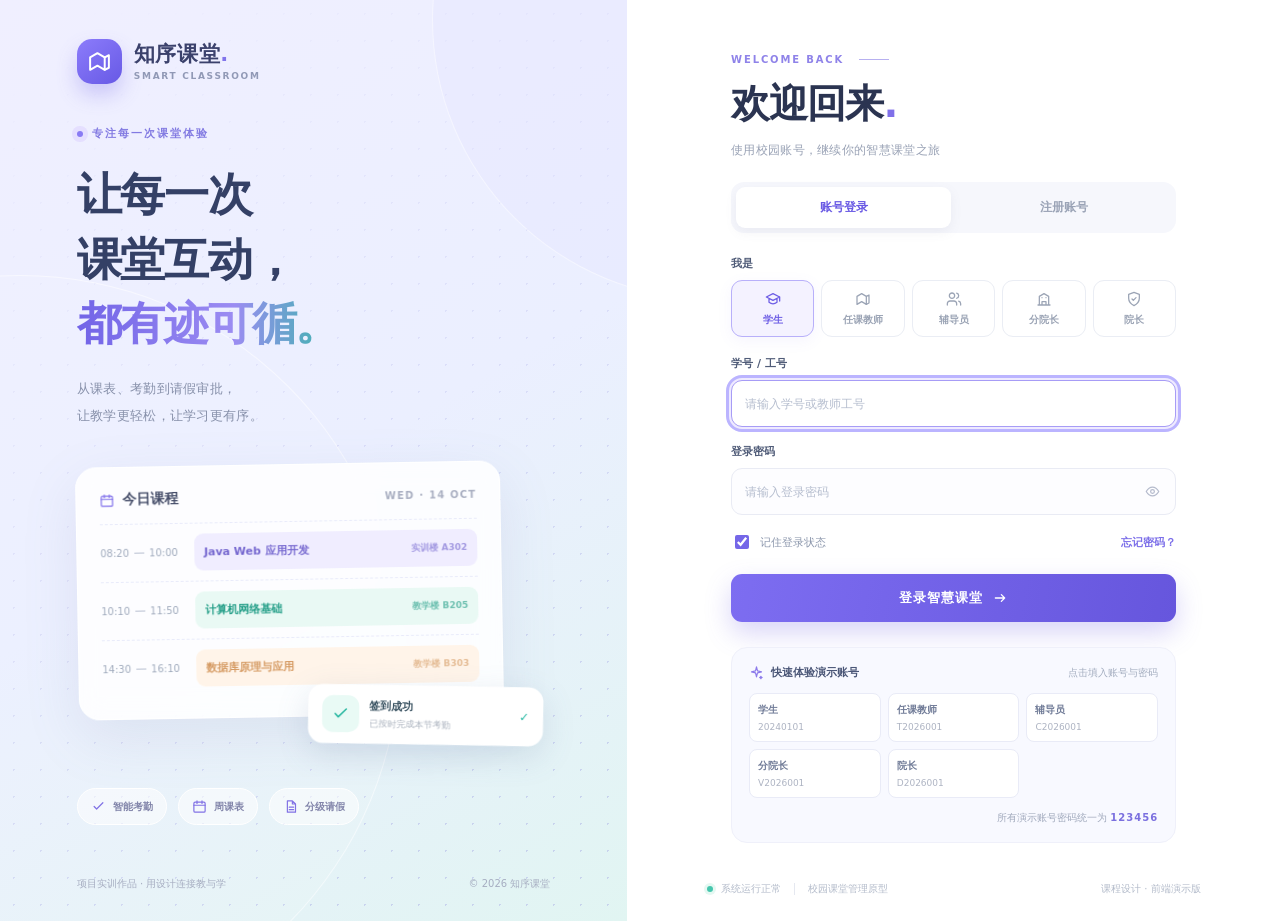
<file: reference/知序课堂_UI/index.html>
<!DOCTYPE html>
<html lang="zh-CN">
<head>
  <meta charset="UTF-8" />
  <meta name="viewport" content="width=device-width, initial-scale=1" />
  <meta name="theme-color" content="#f7f8fc" />
  <title>知序 · 课堂教学管理系统｜项目实训 UI</title>
  <link rel="stylesheet" href="style.css" />
  <link rel="stylesheet" href="auth.css" />
</head>
<body>
  <div id="app"></div>
  <div id="modal-layer"></div>
  <div id="toast-layer" aria-live="polite"></div>
  <script src="auth.js"></script>
  <script src="app.js"></script>
</body>
</html>
</file>
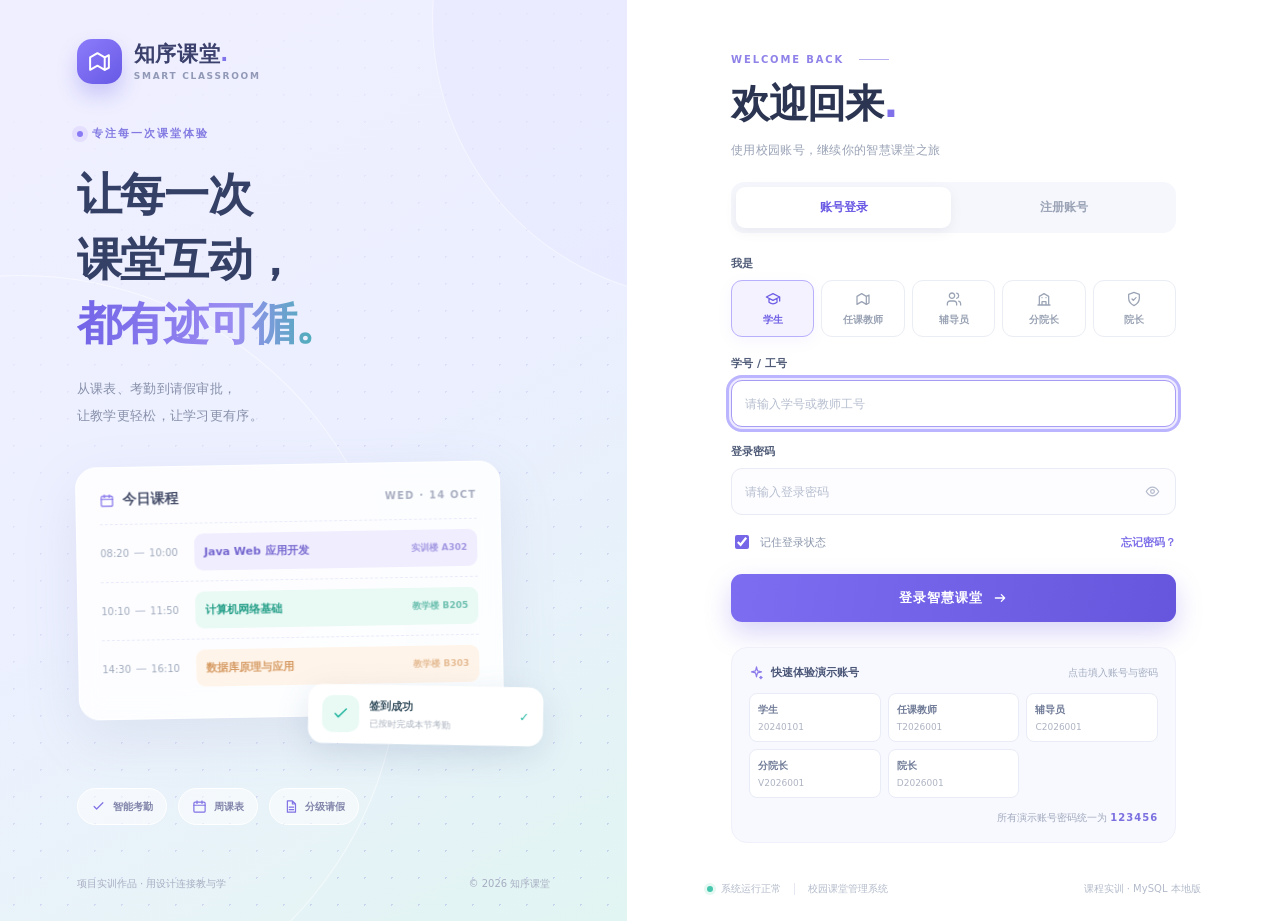
<file: server/src/main/resources/static/index.html>
<!doctype html>
<html lang="zh-CN">
  <head>
    <meta charset="UTF-8" />
    <meta name="viewport" content="width=device-width, initial-scale=1" />
    <meta name="theme-color" content="#f7f8fc" />
    <title>知序 · 课堂教学管理系统</title>
    <link rel="stylesheet" href="style.css" />
    <link rel="stylesheet" href="auth.css" />
  </head>
  <body>
    <div id="app"></div>
    <div id="modal-layer"></div>
    <div id="toast-layer" aria-live="polite"></div>
    <script src="auth.js"></script>
    <script src="app.js"></script>
    <script src="bridge.js"></script>
    <script src="reference-data.js"></script>
  </body>
</html>
</file>
<file: reference/知序课堂_UI/style.css>
:root{--bg:#f6f8fc;--surface:#fff;--border:#e9edf4;--text:#24314b;--muted:#8791a6;--primary:#6959ee;--primary2:#8e83ff;--pale:#f1efff;--mint:#2cbea4;--mintbg:#e9faf5;--orange:#efa95a;--orangebg:#fff5e8;--pink:#ed7a9c;--red:#e77580;--redbg:#ffedf0;--blue:#4e9cec;--bluebg:#eaf4ff;--shadow:0 12px 38px rgba(37,48,95,.055);--radius:20px}
*{box-sizing:border-box}html{scroll-behavior:smooth}body{margin:0;background:var(--bg);font-family:Inter,"PingFang SC","Microsoft YaHei","Noto Sans SC",system-ui,-apple-system,sans-serif;color:var(--text);font-size:14px;-webkit-font-smoothing:antialiased}button,input,textarea,select{font:inherit}button{cursor:pointer}button:disabled{cursor:not-allowed;opacity:.55}button:focus-visible,input:focus-visible,textarea:focus-visible,select:focus-visible{outline:3px solid #bbb4ff;outline-offset:2px}.ico{width:19px;height:19px;stroke:currentColor;stroke-width:1.9;fill:none;stroke-linecap:round;stroke-linejoin:round;vertical-align:middle;flex-shrink:0}.ico.small{width:15px;height:15px}.ico.big{width:26px;height:26px}.ico.xl{width:34px;height:34px}a{color:inherit;text-decoration:none}h1,h2,h3,h4,p{margin:0}.tiny{font-size:12px}.muted{color:var(--muted)}.semibold{font-weight:650}.bold{font-weight:750}.row{display:flex;align-items:center;gap:10px}.between{display:flex;align-items:center;justify-content:space-between;gap:12px}.wrap{flex-wrap:wrap}.gap16{gap:16px}.grow{flex:1;min-width:0}.hide{display:none!important}
.layout{display:grid;grid-template-columns:242px minmax(0,1fr);min-height:100vh}.sidebar{background:#fff;border-right:1px solid #edf0f7;padding:26px 16px 18px;position:sticky;top:0;height:100vh;display:flex;flex-direction:column;z-index:30}.brand{display:flex;align-items:center;gap:11px;padding:5px 12px 32px}.brand-mark{height:41px;width:41px;border-radius:13px;color:white;background:linear-gradient(140deg,#8272ff,#6355dc);display:grid;place-items:center;box-shadow:0 8px 15px #6c5ce62d}.brand-text{line-height:1.25}.brand-name{font-size:21px;font-weight:850;letter-spacing:.8px}.brand-desc{font-size:10px;color:#a4aac1;letter-spacing:1.2px;margin-top:4px}.side-caption{font-size:11px;letter-spacing:2px;color:#abb2c3;padding:7px 13px 12px}.nav-stack{display:flex;flex-direction:column;gap:5px}.nav-item{display:flex;align-items:center;gap:12px;width:100%;padding:13px 15px;background:none;border:0;border-radius:12px;text-align:left;color:#78839a;font-weight:600;transition:background .15s,color .15s}.nav-item .ico{width:20px;height:20px}.nav-item:hover{color:var(--primary);background:#f7f6ff}.nav-item.active{color:var(--primary);background:var(--pale);font-weight:750}.nav-pill{margin-left:auto;background:#ffecf0;color:#dc758d;padding:2px 7px;font-size:10px;border-radius:15px}.sidebar-bottom{margin-top:auto}.helper-card{background:linear-gradient(135deg,#f1efff,#f7f9ff);border:1px solid #ece9ff;border-radius:15px;padding:17px;margin:0 5px 18px}.helper-icon{color:var(--primary);background:#e5e1ff;width:35px;height:35px;display:grid;place-items:center;border-radius:10px;margin-bottom:10px}.helper-card strong{font-size:13px}.helper-card p{font-size:11px;line-height:1.8;color:#8b91ae;margin:7px 0 11px}.helper-card button{border:none;background:#fff;border-radius:9px;padding:9px 11px;color:var(--primary);font-size:11px;font-weight:750}.profile{padding:14px 9px 3px;border-top:1px solid var(--border)}.avatar{display:grid;place-items:center;width:38px;height:38px;border-radius:50%;flex-shrink:0;font-weight:700;color:#7666d6;background:#e7e4ff}.avatar.mint{color:#21a990;background:#d8f5ec}.avatar.gold{color:#cc8b3e;background:#fff0ce}.avatar.pink{color:#d66891;background:#ffe7f1}.profile span{display:block;line-height:1.65}.main{min-width:0;padding:0 39px 50px;max-width:1650px;width:100%;margin:auto}.topbar{display:flex;justify-content:space-between;align-items:center;min-height:97px;gap:14px}.crumb{font-size:13px;color:#98a2b5}.crumb b{color:#3c4660}.top-actions{display:flex;align-items:center;gap:15px}.role-wrap{display:flex;align-items:center;gap:8px}.role-label{font-size:12px;color:#a0a9ba}.role-select{padding:10px 34px 10px 13px;border:1px solid var(--border);border-radius:11px;background:#fff;color:#5b567a;font-weight:700;min-width:113px}.icon-btn{border:1px solid var(--border);background:#fff;color:#64728a;border-radius:11px;display:grid;place-items:center;width:40px;height:40px;position:relative}.notice-dot{position:absolute;width:7px;height:7px;right:10px;top:8px;background:#ff8294;border:2px solid #fff;border-radius:50%}.mini-profile{border:0;background:none;display:flex;align-items:center;gap:9px;color:#626d84;font-weight:700}.mini-profile .avatar{width:33px;height:33px;font-size:12px}.page-head{display:flex;align-items:flex-end;justify-content:space-between;gap:14px;margin:8px 0 23px}.eyebrow{color:var(--primary);font-size:12px;letter-spacing:2px;font-weight:800;margin-bottom:9px}.page-title{font-size:27px;letter-spacing:-.6px;font-weight:850}.page-subtitle{font-size:12px;color:#9aa4b6;margin-top:8px;line-height:1.7}.tag{display:inline-flex;align-items:center;gap:5px;border-radius:100px;padding:6px 10px;font-size:11px;font-weight:700;white-space:nowrap}.tag.purple{background:var(--pale);color:var(--primary)}.tag.green{background:var(--mintbg);color:#1bab94}.tag.orange{background:var(--orangebg);color:#dd9d4b}.tag.red{background:var(--redbg);color:#e1727c}.tag.blue{background:var(--bluebg);color:#478cda}.tag.neutral{background:#f1f3f7;color:#8190a5}.btn{display:inline-flex;align-items:center;justify-content:center;gap:8px;border:1px solid transparent;border-radius:11px;padding:11px 16px;font-size:12px;font-weight:750;background:var(--primary);color:#fff;transition:transform .15s,background .15s}.btn:hover{transform:translateY(-1px)}.btn.primary{background:var(--primary);box-shadow:0 5px 11px #6b5af127}.btn.secondary{background:#fff;color:#66718a;border-color:var(--border)}.btn.light{background:var(--pale);color:var(--primary)}.btn.mint{background:var(--mint);color:white}.btn.danger{background:#fff0f1;color:#d75f73}.btn.small{font-size:11px;padding:8px 11px;border-radius:9px}.btn.flat{background:transparent;color:var(--primary);padding:9px 8px}.card{background:#fff;border:1px solid #edf0f6;border-radius:var(--radius);box-shadow:var(--shadow);min-width:0}.card-pad{padding:24px}.card-title{font-weight:800;font-size:16px}.card-sub{color:#a0a9b9;font-size:11px;margin-top:6px}.grid{display:grid;gap:18px}.grid4{grid-template-columns:repeat(4,minmax(0,1fr))}.grid3{grid-template-columns:repeat(3,minmax(0,1fr))}.grid2{grid-template-columns:repeat(2,minmax(0,1fr))}.col-main{display:grid;grid-template-columns:minmax(0,1.6fr) minmax(300px,.86fr);gap:19px}.col-main.sidebar-right{grid-template-columns:minmax(0,1.45fr) 310px}.stat-card{position:relative;padding:19px 20px;overflow:hidden;min-height:129px}.stat-icon{width:40px;height:40px;display:grid;place-items:center;border-radius:12px;margin-bottom:11px}.stat-icon.purple{background:#efecff;color:#6a5deb}.stat-icon.mint{background:#e7fbf5;color:#27c29e}.stat-icon.orange{background:#fff2e7;color:#eda15b}.stat-icon.blue{background:#eaf5ff;color:#54a4e8}.stat-card strong{font-size:24px;font-weight:850}.stat-card .stat-label{font-size:12px;color:#9da7b8;margin:0 0 4px}.stat-card .trend{font-size:10px;color:#43be98;margin-left:8px}.hero{border-radius:23px;background:linear-gradient(118deg,#796af0 0%,#9a8ff7 56%,#aaa1fa 100%);padding:29px 35px;color:#fff;position:relative;overflow:hidden;min-height:180px;display:flex;justify-content:space-between;align-items:center;margin-bottom:19px}.hero:before,.hero:after{content:"";position:absolute;border:1px solid #ffffff36;border-radius:50%;width:290px;height:290px;right:-75px;top:-118px}.hero:after{width:210px;height:210px;right:40px;top:59px}.hero-txt{z-index:1;max-width:520px}.hero .pill{background:#ffffff34;color:#fff;padding:7px 11px;border-radius:99px;font-size:11px;font-weight:750}.hero h2{font-size:24px;font-weight:850;margin:13px 0 10px}.hero p{font-size:12px;line-height:1.8;color:#f1efff}.hero .btn{background:#fff;color:#6b5ee1;margin-top:19px}.hero-art{z-index:1;position:relative;width:190px;height:148px}.art-book{width:139px;height:102px;transform:rotate(-11deg);position:absolute;right:31px;top:26px;background:#fff;border:8px solid #e5e4ff;border-radius:16px;box-shadow:10px 12px 0 #ffffff35;display:grid;place-items:center;color:#8b7df6}.art-float{position:absolute;left:1px;top:3px;background:#effffb;color:#3ec6a6;padding:9px;border-radius:11px;transform:rotate(-14deg);box-shadow:0 5px 20px #6559cf36}.art-spark{position:absolute;bottom:3px;right:5px;color:#fff}.section{margin-top:19px}.section-head{display:flex;align-items:center;justify-content:space-between;gap:15px;margin:0 0 15px}.section-head h3{font-size:16px;font-weight:850}.link-btn{border:0;background:transparent;color:var(--primary);font-weight:750;font-size:12px;display:inline-flex;align-items:center;gap:4px}.mini-class{display:flex;align-items:center;gap:14px;padding:14px 0;border-bottom:1px solid #f1f3f7}.mini-class:last-child{border-bottom:0}.course-tile{width:43px;height:43px;border-radius:13px;display:grid;place-items:center;background:#eae9ff;color:#7668ec}.course-tile.green{background:#dff9f1;color:#28b99c}.course-tile.orange{background:#fff1e0;color:#eaa255}.course-tile.blue{background:#e5f3ff;color:#4f99d8}.mini-class h4{font-size:13px;font-weight:750;margin:0 0 6px}.mini-class p{font-size:11px;color:#a1aaba}.quick-grid{display:grid;grid-template-columns:repeat(4,minmax(0,1fr));gap:12px}.quick-action{min-height:106px;background:#fbfcff;border:1px solid #eef0f9;border-radius:14px;display:flex;flex-direction:column;align-items:center;justify-content:center;gap:10px;color:#596581;font-weight:700;font-size:12px}.quick-action .ico{color:var(--primary);width:23px;height:23px}.quick-action:hover{background:#f0efff;border-color:#e6e1ff}.progress{width:100%;height:7px;background:#eef1f7;border-radius:12px;overflow:hidden}.progress-fill{height:100%;border-radius:10px;background:linear-gradient(90deg,#6c61ed,#a097ff)}.table-wrap{width:100%;overflow:auto}.table{border-collapse:collapse;width:100%;font-size:12px;min-width:550px}.table th{text-align:left;color:#a1aab9;font-weight:650;background:#fafbfe;padding:13px 14px}.table td{padding:15px 14px;border-bottom:1px solid #f1f3f7;color:#596580}.table tr:last-child td{border-bottom:0}.table strong{color:#35425c}.table tbody tr:hover td{background:#fcfcff}.filters{display:flex;align-items:center;gap:9px;flex-wrap:wrap}.field,.select,.textarea{background:#fff;border:1px solid #e5e9f1;border-radius:11px;padding:11px 12px;color:#495571;min-width:0}.field::placeholder,.textarea::placeholder{color:#b0b8c7}.field{height:41px}.textarea{width:100%;min-height:95px;resize:vertical}.label{display:block;font-size:12px;color:#58647a;font-weight:750;margin:0 0 9px}.form-block{margin-bottom:19px}.form-block:last-child{margin-bottom:0}.field-wide{width:100%}.hint{font-size:11px;line-height:1.7;color:#a0aabd;margin-top:7px}.notice-box{background:#f4f3ff;border-radius:12px;color:#756bcd;padding:12px 14px;font-size:11px;line-height:1.8}.empty{padding:45px 18px;text-align:center;color:#9ba4b5}.empty .ico{color:#a9a0f3;width:34px;height:34px;margin-bottom:13px}.empty h3{font-size:14px;color:#53617c;margin-bottom:8px}
/* classroom */
.classroom-intro{display:flex;gap:12px;flex-wrap:wrap;align-items:center;margin-bottom:14px}.classroom-key{display:inline-flex;align-items:center;gap:7px;font-size:11px;color:#929bab}.dot{width:8px;height:8px;border-radius:50%;background:#b5bdc9;flex-shrink:0}.dot.present{background:#39c6a7}.dot.late{background:#f4b05c}.dot.absent{background:#f37c85}.dot.leave{background:#a096f5}.classroom-wrap{padding:22px 25px 24px}.stage{margin:8px auto 24px;width:210px;border-radius:11px;background:#f4f1ff;border:1px dashed #cfc7ff;min-height:41px;display:flex;justify-content:center;align-items:center;gap:7px;color:#786be1;font-weight:800;font-size:12px;position:relative}.stage:after{content:"面向讲台";position:absolute;bottom:-18px;color:#b4bbca;font-size:10px;left:50%;transform:translateX(-50%);width:80px;text-align:center}.seat-map{display:grid;grid-template-columns:repeat(2,minmax(0,1fr)) 13px repeat(4,minmax(0,1fr)) 13px repeat(2,minmax(0,1fr));gap:9px;margin-top:38px;min-width:0}.seat-gap{width:13px;display:flex;align-items:center;justify-content:center;position:relative}.seat-gap:before{content:"";height:100%;border-left:1px dashed #e3e8f1}.seat{background:#f8fafc;border:1px solid #e8ecf3;border-radius:10px;min-height:65px;position:relative;padding:10px 3px 7px;display:flex;flex-direction:column;align-items:center;justify-content:center;gap:6px;color:#7d8ba0;min-width:0;transition:transform .12s,box-shadow .12s;text-align:center}.seat:hover{transform:translateY(-2px);box-shadow:0 7px 17px #37465d14;z-index:2}.seat.present{background:#eefff9;border-color:#b9ebdc;color:#259c85}.seat.late{background:#fff8ee;border-color:#f7d9aa;color:#c68b42}.seat.absent{background:#fff2f3;border-color:#f7cfd3;color:#d26d79}.seat.leave{background:#f3f1ff;border-color:#ddd8ff;color:#8273da}.seat.empty-seat{color:#c4cad6}.seat-person{width:22px;height:22px;display:grid;place-items:center;border-radius:7px;background:#ffffffcc;font-size:10px;font-weight:800}.seat-name{white-space:nowrap;overflow:hidden;text-overflow:ellipsis;max-width:100%;font-size:10px;font-weight:750}.seat-sign{position:absolute;top:-7px;right:-6px;font-size:13px;filter:drop-shadow(0 2px 2px #5552)}.seat-message{position:absolute;top:-7px;left:-6px;background:#f17b9b;width:15px;height:15px;border-radius:50%;color:white;display:grid;place-items:center;font-size:9px}.context-menu{position:fixed;background:#fff;border:1px solid var(--border);border-radius:14px;z-index:160;box-shadow:0 14px 50px #14234a28;width:162px;padding:6px}.context-menu button{display:flex;align-items:center;gap:10px;width:100%;padding:11px 10px;border:0;background:#fff;color:#58647c;text-align:left;border-radius:8px;font-size:12px}.context-menu button:hover{background:#f4f2ff;color:var(--primary)}.side-stat{display:flex;justify-content:space-between;align-items:center;padding:15px 0;border-bottom:1px solid #f0f2f7;font-size:12px}.side-stat:last-child{border-bottom:0}.side-stat b{font-size:15px}.mini-roster{max-height:305px;overflow:auto;padding-right:3px}.roster-row{display:flex;align-items:center;gap:10px;padding:9px 0;border-bottom:1px solid #f4f5f9;font-size:11px}.roster-row .avatar{width:28px;height:28px;font-size:10px}.roster-row:last-child{border-bottom:0}
/* timetable */
.week-toolbar{display:flex;align-items:center;gap:9px;flex-wrap:wrap}.weekday-head{display:grid;grid-template-columns:78px repeat(7,minmax(92px,1fr));border-bottom:1px solid #ebedf4}.weekday-head>div{padding:15px 7px;text-align:center;font-size:12px;color:#8591a4;font-weight:700}.weekday-head .today{color:var(--primary);background:#f5f4ff}.week-body{display:grid;grid-template-columns:78px repeat(7,minmax(92px,1fr));grid-auto-rows:minmax(90px,auto)}.time-label{border-bottom:1px solid #eef1f5;border-right:1px solid #eef1f5;text-align:center;display:flex;flex-direction:column;align-items:center;justify-content:center;gap:8px;color:#9aa4b6;font-size:10px}.time-label strong{color:#5a647c;font-size:13px}.week-cell{padding:6px;border-bottom:1px solid #eff1f6;border-right:1px solid #eff1f6;min-width:0}.subject{border-radius:10px;background:#efecff;color:#7768df;min-height:76px;padding:10px 7px;display:flex;flex-direction:column;justify-content:space-between;gap:8px;font-size:10px}.subject.blue{background:#eaf4ff;color:#448ed2}.subject.green{background:#e7f9f3;color:#26a58d}.subject.orange{background:#fff3e9;color:#d69a54}.subject.pink{background:#fff0f5;color:#db7998}.subject strong{font-size:11px;line-height:1.35}.subject span{font-size:10px;opacity:.8}.schedule-scroll{overflow-x:auto;border-radius:0 0 20px 20px}.schedule-scroll>*{min-width:875px}
/* leave */
.duration-grid{display:grid;grid-template-columns:repeat(4,minmax(0,1fr));gap:10px}.duration-card{border:1.5px solid #e7eaf2;background:#fff;border-radius:13px;padding:16px 9px;min-height:103px;text-align:left;display:flex;flex-direction:column;align-items:center;justify-content:center;gap:9px;color:#929aac}.duration-card .ico{width:22px;height:22px}.duration-card strong{font-size:12px;color:#54617b}.duration-card.active{background:#f3f1ff;border-color:#8175f3;color:var(--primary);box-shadow:inset 0 0 0 1px #8175f333}.duration-card.active strong{color:var(--primary)}.date-strip{display:flex;align-items:center;gap:8px;overflow:auto;padding:3px 1px 6px}.date-chip{border:1px solid #e6e9f0;background:white;border-radius:11px;padding:12px 8px;min-width:74px;text-align:center;color:#8894a6;display:flex;flex-direction:column;gap:6px;font-size:10px}.date-chip strong{font-size:13px;color:#53617a}.date-chip.selected{border-color:#9589ee;background:#f3f1ff;color:#756ad0}.date-chip.selected strong{color:#756ad0}.lesson-grid{display:grid;grid-template-columns:repeat(2,minmax(0,1fr));gap:10px}.lesson-chip{display:flex;align-items:center;gap:10px;text-align:left;background:white;border:1px solid #e6eaf2;border-radius:12px;padding:12px;color:#66738a}.lesson-chip.active{border-color:#8c7ef1;background:#f5f3ff;color:var(--primary)}.lesson-check{width:17px;height:17px;border:1.5px solid #cdd4e0;border-radius:5px;display:grid;place-items:center;flex-shrink:0}.lesson-chip.active .lesson-check{background:var(--primary);border-color:var(--primary);color:#fff}.lesson-chip strong{display:block;font-size:12px}.lesson-chip span{display:block;font-size:10px;color:#a1a9b8;margin-top:5px}.upload-box{background:#fcfcff;border:1.5px dashed #d8dcf0;border-radius:13px;padding:20px;text-align:center;color:#7c88a3;cursor:pointer;display:block}.upload-box input{display:none}.upload-box .ico{color:#a59aee;width:24px;height:24px}.workflow{display:flex;flex-wrap:wrap;align-items:center;gap:7px}.workflow-step{padding:8px 11px;background:#f2f4f8;color:#9ba6b6;border-radius:9px;font-size:11px;font-weight:750}.workflow-step.done{background:#e7faf3;color:#25a78d}.workflow-step.current{background:#f1edff;color:var(--primary);box-shadow:inset 0 0 0 1px #dcd5ff}.workflow-line{height:1px;width:20px;background:#d4dbe5}.leave-item{border:1px solid #e9ecf4;border-radius:14px;padding:16px;margin-bottom:12px}.leave-item:last-child{margin-bottom:0}.leave-meta{display:flex;gap:7px;align-items:center;flex-wrap:wrap;color:#9ca6b8;font-size:11px}.timeline{position:relative;display:flex;gap:15px;align-items:start;padding:12px 0}.timeline>.dot{width:12px;height:12px;border:3px solid #e6e3ff;background:var(--primary);margin-top:4px}.timeline strong{font-size:12px}.timeline p{font-size:11px;line-height:1.7;color:#a0a9b8;margin-top:4px}.approval-card{border:1px solid #ebedf3;border-radius:16px;padding:19px;margin-bottom:13px}.approval-card:last-child{margin-bottom:0}.approve-name{font-size:15px;font-weight:800}.approval-card p{line-height:1.8;font-size:12px;color:#79869d;margin-top:9px}.approval-footer{border-top:1px solid #f0f2f6;margin-top:14px;padding-top:14px;display:flex;justify-content:space-between;gap:10px;align-items:center;flex-wrap:wrap}.calendar-selector{display:flex;gap:9px;align-items:center;flex-wrap:wrap}
/* counselor */
.chart-row{display:flex;align-items:center;gap:12px;padding:11px 0}.chart-row .name{width:80px;flex-shrink:0;color:#6e7990;font-size:12px}.chart-bars{flex:1;min-width:0;display:flex;gap:4px;height:15px}.bar-good{background:#b8ede1;border-radius:5px}.bar-warn{background:#ffd8a9;border-radius:5px}.bar-danger{background:#f8bdc6;border-radius:5px}.chart-row .count{font-size:11px;color:#9da7b7;min-width:50px;text-align:right}.tab-row{display:flex;gap:5px;background:#f2f4fa;padding:5px;border-radius:12px;width:max-content;max-width:100%;overflow:auto}.tab{border:0;background:transparent;color:#929cac;border-radius:9px;padding:8px 16px;font-size:12px;font-weight:750;white-space:nowrap}.tab.active{background:white;color:var(--primary);box-shadow:0 2px 8px #47516e0e}
/* messaging & modals */
.chat-list{min-height:240px;max-height:350px;overflow-y:auto;display:flex;flex-direction:column;gap:14px;padding:15px 0}.chat-message{display:flex;gap:9px;align-items:flex-end}.chat-message.me{flex-direction:row-reverse}.chat-bubble{padding:10px 12px;border-radius:11px 11px 11px 3px;background:#f1f3f8;color:#566078;font-size:12px;line-height:1.7;max-width:80%}.chat-message.me .chat-bubble{background:#edeaff;color:#7165c9;border-radius:11px 11px 3px 11px}.chat-time{font-size:10px;color:#abb3c2;margin-bottom:4px}.chat-compose{display:flex;gap:9px}.chat-compose input{flex:1}.modal-backdrop{position:fixed;inset:0;background:#18233d80;z-index:110;display:grid;place-items:center;padding:20px;animation:appear .15s}.modal{background:#fff;border-radius:22px;padding:26px;width:min(100%,550px);max-height:min(86vh,820px);overflow:auto;box-shadow:0 25px 85px #09163536}.modal.wide{width:min(100%,720px)}.modal-title{font-size:18px;font-weight:850}.modal-close{background:#f4f5fa;border:0;border-radius:9px;color:#95a0b0;width:32px;height:32px;display:grid;place-items:center}.modal-foot{display:flex;justify-content:flex-end;gap:10px;margin-top:21px}.toast{position:fixed;right:24px;bottom:24px;padding:14px 19px;display:flex;align-items:center;gap:9px;background:#26334b;color:#fff;border-radius:12px;box-shadow:0 12px 32px #2c39523d;z-index:220;font-weight:650;font-size:12px;max-width:calc(100vw - 48px);animation:appear .2s}.mobile-nav-btn{display:none}.mobile-overlay{display:none}.seg{display:inline-flex;padding:4px;border:1px solid #eceaf8;background:#f8f7ff;border-radius:10px;gap:3px}.seg button{background:transparent;border:0;border-radius:7px;color:#8b89a0;padding:8px 10px;font-size:11px}.seg button.active{background:var(--primary);color:white}.card-hover{transition:transform .2s,box-shadow .2s}.card-hover:hover{transform:translateY(-3px);box-shadow:0 17px 30px #37405f13}.summary-ring{border-radius:50%;width:96px;height:96px;display:grid;place-items:center;background:conic-gradient(var(--mint) 0 92.5%,#edf0f6 92.5% 100%);margin:auto}.summary-ring:before{content:"";width:75px;height:75px;position:absolute;background:white;border-radius:50%}.summary-ring strong{position:relative;font-size:19px}.ghost-divider{height:1px;background:#edf0f6;margin:14px 0}.alertstrip{border-radius:14px;background:#fff7ed;color:#c08b52;padding:13px 15px;font-size:11px;line-height:1.7}.attn{width:8px;height:8px;border-radius:50%;background:#f49b92;display:inline-block;margin-right:7px}.preview-mini{border:1px solid #e7ebf3;border-radius:12px;padding:13px;margin-top:12px;background:#fafbff}.lesson-badge{padding:4px 7px;background:#f2f1ff;border-radius:7px;color:#7667ce;font-size:10px;font-weight:800}.flex-end{display:flex;justify-content:flex-end}.shell-intro{display:flex;align-items:center;justify-content:space-between;gap:12px;flex-wrap:wrap}.illustration-splash{height:85px;display:grid;place-items:center;color:#665be2;background:linear-gradient(135deg,#f0efff,#e6fff7);border-radius:15px;margin:15px 0}.pill-choice{border:1px solid #e6eaf1;background:#fff;border-radius:9px;padding:9px 11px;font-size:11px;color:#69758c}.pill-choice.active{background:#f0eeff;color:var(--primary);border-color:#c8c0ff}.float-label{font-size:11px;color:#9ca6b7}
@keyframes appear{from{opacity:0;transform:translateY(5px)}to{opacity:1;transform:translateY(0)}}
@media(max-width:1250px){.main{padding:0 24px 40px}.grid4{grid-template-columns:repeat(2,minmax(0,1fr))}.col-main,.col-main.sidebar-right{grid-template-columns:minmax(0,1fr) 280px}.seat-map{gap:5px}.seat{min-height:60px}}
@media(max-width:990px){.layout{grid-template-columns:1fr}.sidebar{position:fixed;left:0;top:0;transform:translateX(-105%);width:245px;transition:transform .2s;box-shadow:20px 0 60px #20345312}.sidebar.open{transform:translateX(0)}.mobile-overlay.show{display:block;position:fixed;inset:0;background:#17223c66;z-index:25}.mobile-nav-btn{display:grid}.main{padding:0 21px 35px}.topbar{min-height:76px}.col-main,.col-main.sidebar-right{grid-template-columns:1fr}.role-label{display:none}.seat-map{gap:8px}}
@media(max-width:650px){.main{padding:0 14px 30px}.page-title{font-size:23px}.page-head{align-items:flex-start}.topbar{gap:8px}.top-actions{gap:7px}.crumb{font-size:11px}.role-select{min-width:96px;padding:9px 22px 9px 8px;font-size:11px}.mini-profile{display:none}.hero{padding:24px 22px;min-height:165px}.hero h2{font-size:20px}.hero-art{display:none}.grid4,.grid3,.grid2{grid-template-columns:repeat(2,minmax(0,1fr));gap:11px}.card-pad{padding:18px}.stat-card{min-height:122px;padding:15px}.stat-card strong{font-size:22px}.quick-grid{grid-template-columns:repeat(2,minmax(0,1fr))}.duration-grid{grid-template-columns:repeat(2,minmax(0,1fr))}.lesson-grid{grid-template-columns:1fr}.classroom-wrap{padding:18px 12px}.seat-map{gap:4px;grid-template-columns:repeat(2,minmax(0,1fr)) 7px repeat(4,minmax(0,1fr)) 7px repeat(2,minmax(0,1fr))}.seat{min-height:54px;padding:7px 1px;gap:4px}.seat-person{width:18px;height:18px;font-size:9px}.seat-name{font-size:9px}.seat-gap{width:7px}.stage{width:150px}.page-head .tag{display:none}.card-title{font-size:14px}.week-toolbar{margin-top:10px}.modal{padding:19px}.role-wrap{margin-left:auto}.tab{padding:8px 10px}.approval-footer .btn{flex:1}.table{min-width:530px}}
@media(max-width:380px){.seat-map{gap:2px}.seat{min-height:49px}.seat-name{font-size:8px}.main{padding-left:10px;padding-right:10px}.role-select{min-width:86px}}
</file>
<file: reference/知序课堂_UI/auth.css>
/* 登录与注册 - 与知序课堂现有色板统一的独立模块 */
body.auth-view{background:#f8f9fd;overflow-x:hidden;color:#263351}
.auth-layout{display:grid;grid-template-columns:minmax(400px,49%) minmax(0,1fr);min-height:100vh}
.auth-aside{position:relative;isolation:isolate;min-height:100vh;overflow:hidden;background:linear-gradient(150deg,#f0efff 0%,#ebefff 51%,#e1f5f2 100%)}
.auth-orbit{pointer-events:none;position:absolute;border-radius:50%;border:1px solid #ffffff82}
.auth-orbit-one{width:760px;height:760px;left:-360px;top:275px;background:#ffffff17}
.auth-orbit-two{width:560px;height:560px;right:-365px;top:-260px;background:#e0dfff44}
.auth-aside::before{content:"";position:absolute;inset:0;opacity:.37;background-image:radial-gradient(#9c9de2 1px,transparent 1px);background-size:27px 27px;mask-image:linear-gradient(150deg,transparent 4%,black 85%);pointer-events:none}
.auth-aside-inner{position:relative;max-width:640px;height:100%;min-height:100vh;margin:0 auto;padding:39px clamp(36px,6vw,86px) 28px;display:flex;flex-direction:column;z-index:1}
.auth-brand{display:flex;gap:12px;align-items:center;width:fit-content}.auth-brand-mark{width:45px;height:45px;display:grid;place-items:center;border-radius:15px;background:linear-gradient(140deg,#8c7cfb,#6759e5);color:#fff;box-shadow:0 11px 20px #7566e84a}.auth-brand-mark .ico{width:25px;height:25px}.auth-brand-name{font-size:21px;font-weight:900;letter-spacing:.6px;color:#3b416c;line-height:1.2}.auth-brand-dot{color:#8174eb}.auth-brand-en{font-size:9px;letter-spacing:1.7px;color:#9199b6;font-weight:850;margin-top:4px}
.auth-aside-content{margin:auto 0;padding:42px 0 22px}.auth-label{display:flex;gap:9px;align-items:center;color:#827ae2;font-weight:750;letter-spacing:2px;font-size:11px;margin-bottom:22px}.auth-label span{width:6px;height:6px;border-radius:50%;background:#897bf4;box-shadow:0 0 0 5px #e5dfff}.auth-aside h2{font-size:clamp(34px,3.55vw,52px);font-weight:900;line-height:1.42;letter-spacing:-1.3px;color:#344066}.auth-aside h2 em{font-style:normal;background:linear-gradient(90deg,#7264e7,#9b8cf2 60%,#36b9a8);-webkit-background-clip:text;background-clip:text;color:transparent}.auth-aside-content>p{font-size:13px;line-height:2.1;letter-spacing:.3px;color:#8790aa;margin-top:18px}
.auth-preview{margin:35px 0 0;width:min(100%,425px);background:rgba(255,255,255,.86);border:1px solid #fff;border-radius:21px;box-shadow:0 18px 55px #7778aa21;backdrop-filter:blur(14px);padding:23px 23px 21px;position:relative;transform:rotate(-1deg)}.auth-preview-title{display:flex;align-items:center;justify-content:space-between;margin-bottom:15px}.auth-preview-title>span{font-size:14px;font-weight:850;color:#454d69;display:flex;gap:8px;align-items:center}.auth-preview-title .ico{color:#8171eb}.auth-preview-title>small{font-size:10px;letter-spacing:1.2px;color:#a8aec1;font-weight:750}.auth-preview-line{display:flex;align-items:center;gap:16px;border-top:1px dashed #e8eafa;padding:10px 0}.auth-preview-time{font-size:10px;color:#a0aabd;white-space:nowrap;display:flex;align-items:center;gap:5px}.auth-preview-time i{width:10px;height:1px;background:#b7bed0}.auth-preview-subj{display:flex;flex:1;align-items:center;justify-content:space-between;gap:5px;border-radius:9px;padding:11px 10px;font-size:11px;font-weight:800}.auth-preview-subj small{font-size:9px;font-weight:600;opacity:.62}.auth-preview-subj.purp{background:#f0edff;color:#7466cf}.auth-preview-subj.mint{background:#e9f9f4;color:#219d86}.auth-preview-subj.peach{background:#fff4e9;color:#d59a62}.auth-preview-line:last-of-type{padding-bottom:0}.auth-floating{position:absolute;right:-40px;bottom:-31px;transform:rotate(2deg);display:flex;align-items:center;gap:10px;background:white;border-radius:15px;padding:11px 14px;box-shadow:0 10px 32px #5c739d2c;min-width:235px}.auth-float-icon{width:37px;height:37px;display:grid;place-items:center;background:#e9faf5;color:#25b69f;border-radius:11px}.auth-floating strong{display:block;font-size:11px;color:#3a5362}.auth-floating small{display:block;font-size:9px;color:#a8b0bc;margin-top:4px}.auth-floating>b{margin-left:auto;font-size:12px;color:#2fbca7}
.auth-side-pills{display:flex;gap:11px;flex-wrap:wrap;margin:71px 0 0}.auth-side-pills span{display:flex;gap:7px;align-items:center;font-weight:750;font-size:10px;color:#8285aa;background:#ffffff85;border:1px solid #fff;border-radius:30px;padding:10px 13px}.auth-side-pills .ico{color:#8172e5}.auth-aside-footer{display:flex;justify-content:space-between;gap:8px;color:#a6adc1;font-size:10px;line-height:1.8;margin-top:28px}
.auth-main{background:#fff;display:flex;flex-direction:column;align-items:center;justify-content:space-between;padding:50px clamp(26px,6.2vw,106px) 25px;min-width:0;min-height:100vh}.auth-content{width:min(100%,445px);margin:auto 0}.auth-heading{margin-bottom:23px}.auth-eyebrow{display:flex;align-items:center;gap:15px;color:#8f83e9;font-size:10px;letter-spacing:1.85px;font-weight:900}.auth-eyebrow-line{height:1px;width:30px;background:#b7b0f0}.auth-heading h1{font-size:clamp(30px,3.1vw,39px);font-weight:900;letter-spacing:-.9px;color:#2b3451;margin-top:12px}.auth-heading-dot{color:#8070e9}.auth-heading>p{color:#99a2b5;font-size:12px;letter-spacing:.3px;margin-top:11px}.auth-tabs{padding:5px;display:grid;grid-template-columns:1fr 1fr;gap:5px;background:#f6f7fc;border-radius:13px;margin:0 0 23px}.auth-tabs button{border:0;background:transparent;border-radius:9px;padding:12px;color:#9aa3b6;font-size:12px;font-weight:850}.auth-tabs button.active{background:white;color:#6959e4;box-shadow:0 4px 12px #6e749517}.auth-field-group{margin:0 0 17px}.auth-field-group>label{display:block;color:#505c78;font-size:11px;font-weight:850;margin-bottom:9px}.auth-input-wrap{position:relative;display:flex;align-items:center}.auth-input{width:100%;height:47px;border:1.5px solid #e9ebf4;color:#39475d;background:#fdfdff;border-radius:11px;padding:0 13px;font-size:12px;outline:0;transition:.2s}.auth-input::placeholder{color:#b6becf}.auth-input:focus{border-color:#a79cf6;background:#fff;box-shadow:0 0 0 4px #eeeaff}.auth-input-wrap:has(.auth-eye) .auth-input{padding-right:44px}.auth-eye{position:absolute;right:7px;width:34px;height:34px;display:grid;place-items:center;border:0;border-radius:9px;background:transparent;color:#b4bacc}.auth-eye:hover{background:#f6f5ff;color:#7c71de}.auth-field-group small{display:block;font-size:10px;color:#a9aebf;margin-top:7px;line-height:1.5}.auth-role-group{margin-bottom:19px}.auth-role-list{display:grid;grid-template-columns:repeat(5,minmax(0,1fr));gap:7px}.auth-role-item{min-width:0;display:flex;flex-direction:column;align-items:center;justify-content:center;gap:6px;padding:10px 2px 9px;border:1.5px solid #eaedf4;background:#fff;border-radius:11px;color:#9ba4b5;transition:background .15s,border-color .15s,transform .15s}.auth-role-item span{font-size:10px;font-weight:750;white-space:nowrap}.auth-role-item .ico{width:16px;height:16px}.auth-role-item.selected{background:#f4f2ff;color:#6d5de5;border-color:#b8b0fa;box-shadow:0 4px 15px #8475ed12}.auth-role-item:hover{transform:translateY(-2px);border-color:#aa9ff6}.auth-form-options{display:flex;align-items:center;justify-content:space-between;gap:12px;margin:3px 0 22px}.auth-checkline{display:flex;align-items:center;gap:8px;cursor:pointer;color:#8d98ad;font-size:11px}.auth-checkline input{width:14px;height:14px;accent-color:#7567e8;cursor:pointer}.auth-link{color:#7d70e9;font-size:11px;font-weight:850;background:transparent;border:0;padding:0}.auth-link:hover{color:#5144c7;text-decoration:underline}.auth-submit{height:48px;width:100%;display:flex;align-items:center;justify-content:center;gap:9px;border:0;border-radius:11px;color:#fff;font-size:13px;font-weight:850;letter-spacing:1px;background:linear-gradient(100deg,#7d6df1,#6656dd);box-shadow:0 11px 26px #7162e444;transition:transform .15s,box-shadow .15s}.auth-submit:hover{transform:translateY(-2px);box-shadow:0 13px 26px #7162e65c}.auth-submit .ico{width:16px;height:16px}.auth-demo{margin-top:25px;border-radius:16px;background:#f8f9ff;border:1px solid #eff0fa;padding:17px}.auth-demo-head{display:flex;justify-content:space-between;align-items:center;gap:5px;flex-wrap:wrap}.auth-demo-head>div{display:flex;align-items:center;gap:7px}.auth-demo-icon{color:#8d7beb;display:grid;place-items:center}.auth-demo-head strong{font-size:11px;color:#4a5677}.auth-demo-head small{font-size:10px;color:#a3adbf}.auth-demo-grid{display:grid;grid-template-columns:repeat(3,minmax(0,1fr));gap:7px;margin-top:13px}.auth-demo-chip{border:1px solid #e9ebf7;background:white;padding:9px 8px;text-align:left;border-radius:8px;color:#717c98;transition:all .15s}.auth-demo-chip:hover{border-color:#b8adf5;box-shadow:0 3px 10px #7a76d515}.auth-demo-chip span{display:block;font-weight:850;font-size:10px}.auth-demo-chip small{display:block;margin-top:5px;font-size:9px;color:#adb3c2}.auth-demo-foot{text-align:right;color:#a0a9bc;font-size:10px;margin-top:13px}.auth-demo-foot strong{color:#7b70df;letter-spacing:1px}.auth-footer{display:flex;width:100%;justify-content:space-between;gap:12px;align-items:center;max-width:510px;color:#b3bbca;font-size:10px;margin-top:35px}.auth-footer>div{display:flex;align-items:center;gap:8px}.auth-footer-dot{width:6px;height:6px;border-radius:50%;background:#46c6ad;box-shadow:0 0 0 3px #e5f8f2}.auth-footer-divider{height:12px;width:1px;background:#e5e8f0;margin:0 5px}.auth-mobile-brand{display:none}
.auth-heading-reg{margin-bottom:20px}.auth-reg-two{display:grid;grid-template-columns:1fr 1fr;gap:12px}.auth-reg-two .auth-field-group{min-width:0}.auth-role-list.reg-roles{grid-template-columns:repeat(2,1fr)}.auth-role-list.reg-roles .auth-role-item{flex-direction:row;gap:10px;padding:12px}.auth-hint{color:#9da7bc!important}.auth-reg-agree{margin:3px 0 20px;line-height:1.5}.auth-reg-agree a{color:#7363df;font-weight:800}.auth-bottom-prompt{font-size:11px;text-align:center;color:#a4adbc;margin-top:19px}.auth-back{display:flex;align-items:center;justify-content:center;gap:8px;color:#8a92ac;background:none;border:0;width:100%;padding:20px 5px;font-weight:800;font-size:11px}.auth-back:hover{color:#6959e4}.auth-forgot-art{border-radius:15px;background:linear-gradient(135deg,#f2f0ff,#edfaf6);margin:26px 0;padding:28px 24px;text-align:center}.auth-forgot-art>.ico{color:#7d70eb}.auth-forgot-art h3{font-size:14px;margin:12px 0 9px}.auth-forgot-art p{font-size:11px;line-height:1.9;color:#8895ab}.auth-alert,.auth-success{display:flex;align-items:flex-start;gap:9px;font-size:11px;line-height:1.7;border-radius:10px;padding:10px 11px;margin:0 0 13px}.auth-alert{background:#fff2f2;border:1px solid #ffe1e6;color:#c56674}.auth-success{background:#edfbf6;border:1px solid #d5f7e8;color:#21977e}.auth-alert .ico,.auth-success .ico{width:14px;height:14px;flex-shrink:0;margin-top:2px}
/* Login-aware tweaks inside existing workbench */
.auth-role-badge{display:flex;gap:6px;align-items:center;border-radius:9px;background:#f3f1ff;padding:8px 12px;font-size:11px;color:#7265dd;font-weight:850;white-space:nowrap}.auth-header-logout{border:0;background:transparent;color:#9ca5ba;display:flex;align-items:center;gap:6px;padding:8px 5px;font-size:11px;font-weight:750}.auth-header-logout:hover{color:#6b5be6}.auth-logout-small{background:#f2f1fb;border:0;border-radius:8px;display:grid;place-items:center;color:#8473de;width:30px;height:30px}
@media(min-width:1400px){.auth-main{padding-top:60px;padding-bottom:34px}.auth-aside-inner{padding-top:44px}}
@media(max-width:1150px){.auth-layout{grid-template-columns:minmax(340px,43%) 1fr}.auth-aside-inner{padding-left:35px;padding-right:35px}.auth-aside h2{font-size:38px}.auth-floating{right:-8px}.auth-main{padding-left:32px;padding-right:32px}.auth-aside-footer{flex-wrap:wrap}}
@media(max-width:840px){.auth-layout{grid-template-columns:1fr}.auth-aside{display:none}.auth-main{min-height:100vh;padding:28px 22px 21px}.auth-content{margin:35px auto;max-width:450px}.auth-mobile-brand{display:flex;align-items:center;gap:10px;align-self:flex-start}.auth-mobile-brand .auth-brand-mark{width:38px;height:38px;border-radius:12px}.auth-mobile-brand .auth-brand-mark .ico{width:22px;height:22px}.auth-mobile-brand .auth-brand-name{font-size:18px}.auth-footer{max-width:450px}.auth-heading h1{font-size:34px}}
@media(max-width:500px){.auth-main{padding:20px 18px 23px}.auth-content{margin:37px auto 22px}.auth-heading h1{font-size:32px}.auth-heading{margin-bottom:22px}.auth-role-list{gap:5px}.auth-role-item{padding:10px 0 8px}.auth-role-item span{font-size:9px}.auth-role-item .ico{width:15px;height:15px}.auth-field-group{margin-bottom:14px}.auth-reg-two{gap:9px}.auth-reg-two .auth-input{padding:0 10px}.auth-footer{flex-wrap:wrap;font-size:9px;justify-content:center}.auth-demo{padding:14px 12px}.auth-demo-grid{gap:5px}.auth-header-logout span{display:none}}
@media(max-width:360px){.auth-reg-two{grid-template-columns:1fr;gap:0}.auth-role-item span{font-size:8px}.auth-demo-grid{grid-template-columns:repeat(2,minmax(0,1fr))}}
</file>
<file: server/src/main/resources/static/style.css>
:root {
  --bg: #f6f8fc;
  --surface: #fff;
  --border: #e9edf4;
  --text: #24314b;
  --muted: #8791a6;
  --primary: #6959ee;
  --primary2: #8e83ff;
  --pale: #f1efff;
  --mint: #2cbea4;
  --mintbg: #e9faf5;
  --orange: #efa95a;
  --orangebg: #fff5e8;
  --pink: #ed7a9c;
  --red: #e77580;
  --redbg: #ffedf0;
  --blue: #4e9cec;
  --bluebg: #eaf4ff;
  --shadow: 0 12px 38px rgba(37, 48, 95, 0.055);
  --radius: 20px;
}
* {
  box-sizing: border-box;
}
html {
  scroll-behavior: smooth;
}
body {
  margin: 0;
  background: var(--bg);
  font-family:
    Inter,
    "PingFang SC",
    "Microsoft YaHei",
    "Noto Sans SC",
    system-ui,
    -apple-system,
    sans-serif;
  color: var(--text);
  font-size: 14px;
  -webkit-font-smoothing: antialiased;
}
button,
input,
textarea,
select {
  font: inherit;
}
button {
  cursor: pointer;
}
button:disabled {
  cursor: not-allowed;
  opacity: 0.55;
}
button:focus-visible,
input:focus-visible,
textarea:focus-visible,
select:focus-visible {
  outline: 3px solid #bbb4ff;
  outline-offset: 2px;
}
.ico {
  width: 19px;
  height: 19px;
  stroke: currentColor;
  stroke-width: 1.9;
  fill: none;
  stroke-linecap: round;
  stroke-linejoin: round;
  vertical-align: middle;
  flex-shrink: 0;
}
.ico.small {
  width: 15px;
  height: 15px;
}
.ico.big {
  width: 26px;
  height: 26px;
}
.ico.xl {
  width: 34px;
  height: 34px;
}
a {
  color: inherit;
  text-decoration: none;
}
h1,
h2,
h3,
h4,
p {
  margin: 0;
}
.tiny {
  font-size: 12px;
}
.muted {
  color: var(--muted);
}
.semibold {
  font-weight: 650;
}
.bold {
  font-weight: 750;
}
.row {
  display: flex;
  align-items: center;
  gap: 10px;
}
.between {
  display: flex;
  align-items: center;
  justify-content: space-between;
  gap: 12px;
}
.wrap {
  flex-wrap: wrap;
}
.gap16 {
  gap: 16px;
}
.grow {
  flex: 1;
  min-width: 0;
}
.hide {
  display: none !important;
}
.layout {
  display: grid;
  grid-template-columns: 242px minmax(0, 1fr);
  min-height: 100vh;
}
.sidebar {
  background: #fff;
  border-right: 1px solid #edf0f7;
  padding: 26px 16px 18px;
  position: sticky;
  top: 0;
  height: 100vh;
  display: flex;
  flex-direction: column;
  z-index: 30;
}
.brand {
  display: flex;
  align-items: center;
  gap: 11px;
  padding: 5px 12px 32px;
}
.brand-mark {
  height: 41px;
  width: 41px;
  border-radius: 13px;
  color: white;
  background: linear-gradient(140deg, #8272ff, #6355dc);
  display: grid;
  place-items: center;
  box-shadow: 0 8px 15px #6c5ce62d;
}
.brand-text {
  line-height: 1.25;
}
.brand-name {
  font-size: 21px;
  font-weight: 850;
  letter-spacing: 0.8px;
}
.brand-desc {
  font-size: 10px;
  color: #a4aac1;
  letter-spacing: 1.2px;
  margin-top: 4px;
}
.side-caption {
  font-size: 11px;
  letter-spacing: 2px;
  color: #abb2c3;
  padding: 7px 13px 12px;
}
.nav-stack {
  display: flex;
  flex-direction: column;
  gap: 5px;
}
.nav-item {
  display: flex;
  align-items: center;
  gap: 12px;
  width: 100%;
  padding: 13px 15px;
  background: none;
  border: 0;
  border-radius: 12px;
  text-align: left;
  color: #78839a;
  font-weight: 600;
  transition:
    background 0.15s,
    color 0.15s;
}
.nav-item .ico {
  width: 20px;
  height: 20px;
}
.nav-item:hover {
  color: var(--primary);
  background: #f7f6ff;
}
.nav-item.active {
  color: var(--primary);
  background: var(--pale);
  font-weight: 750;
}
.nav-pill {
  margin-left: auto;
  background: #ffecf0;
  color: #dc758d;
  padding: 2px 7px;
  font-size: 10px;
  border-radius: 15px;
}
.sidebar-bottom {
  margin-top: auto;
}
.helper-card {
  background: linear-gradient(135deg, #f1efff, #f7f9ff);
  border: 1px solid #ece9ff;
  border-radius: 15px;
  padding: 17px;
  margin: 0 5px 18px;
}
.helper-icon {
  color: var(--primary);
  background: #e5e1ff;
  width: 35px;
  height: 35px;
  display: grid;
  place-items: center;
  border-radius: 10px;
  margin-bottom: 10px;
}
.helper-card strong {
  font-size: 13px;
}
.helper-card p {
  font-size: 11px;
  line-height: 1.8;
  color: #8b91ae;
  margin: 7px 0 11px;
}
.helper-card button {
  border: none;
  background: #fff;
  border-radius: 9px;
  padding: 9px 11px;
  color: var(--primary);
  font-size: 11px;
  font-weight: 750;
}
.profile {
  padding: 14px 9px 3px;
  border-top: 1px solid var(--border);
}
.avatar {
  display: grid;
  place-items: center;
  width: 38px;
  height: 38px;
  border-radius: 50%;
  flex-shrink: 0;
  font-weight: 700;
  color: #7666d6;
  background: #e7e4ff;
}
.avatar.mint {
  color: #21a990;
  background: #d8f5ec;
}
.avatar.gold {
  color: #cc8b3e;
  background: #fff0ce;
}
.avatar.pink {
  color: #d66891;
  background: #ffe7f1;
}
.profile span {
  display: block;
  line-height: 1.65;
}
.main {
  min-width: 0;
  padding: 0 39px 50px;
  max-width: 1650px;
  width: 100%;
  margin: auto;
}
.topbar {
  display: flex;
  justify-content: space-between;
  align-items: center;
  min-height: 97px;
  gap: 14px;
}
.crumb {
  font-size: 13px;
  color: #98a2b5;
}
.crumb b {
  color: #3c4660;
}
.top-actions {
  display: flex;
  align-items: center;
  gap: 15px;
}
.role-wrap {
  display: flex;
  align-items: center;
  gap: 8px;
}
.role-label {
  font-size: 12px;
  color: #a0a9ba;
}
.role-select {
  padding: 10px 34px 10px 13px;
  border: 1px solid var(--border);
  border-radius: 11px;
  background: #fff;
  color: #5b567a;
  font-weight: 700;
  min-width: 113px;
}
.icon-btn {
  border: 1px solid var(--border);
  background: #fff;
  color: #64728a;
  border-radius: 11px;
  display: grid;
  place-items: center;
  width: 40px;
  height: 40px;
  position: relative;
}
.notice-dot {
  position: absolute;
  width: 7px;
  height: 7px;
  right: 10px;
  top: 8px;
  background: #ff8294;
  border: 2px solid #fff;
  border-radius: 50%;
}
.mini-profile {
  border: 0;
  background: none;
  display: flex;
  align-items: center;
  gap: 9px;
  color: #626d84;
  font-weight: 700;
}
.mini-profile .avatar {
  width: 33px;
  height: 33px;
  font-size: 12px;
}
.page-head {
  display: flex;
  align-items: flex-end;
  justify-content: space-between;
  gap: 14px;
  margin: 8px 0 23px;
}
.eyebrow {
  color: var(--primary);
  font-size: 12px;
  letter-spacing: 2px;
  font-weight: 800;
  margin-bottom: 9px;
}
.page-title {
  font-size: 27px;
  letter-spacing: -0.6px;
  font-weight: 850;
}
.page-subtitle {
  font-size: 12px;
  color: #9aa4b6;
  margin-top: 8px;
  line-height: 1.7;
}
.tag {
  display: inline-flex;
  align-items: center;
  gap: 5px;
  border-radius: 100px;
  padding: 6px 10px;
  font-size: 11px;
  font-weight: 700;
  white-space: nowrap;
}
.tag.purple {
  background: var(--pale);
  color: var(--primary);
}
.tag.green {
  background: var(--mintbg);
  color: #1bab94;
}
.tag.orange {
  background: var(--orangebg);
  color: #dd9d4b;
}
.tag.red {
  background: var(--redbg);
  color: #e1727c;
}
.tag.blue {
  background: var(--bluebg);
  color: #478cda;
}
.tag.neutral {
  background: #f1f3f7;
  color: #8190a5;
}
.btn {
  display: inline-flex;
  align-items: center;
  justify-content: center;
  gap: 8px;
  border: 1px solid transparent;
  border-radius: 11px;
  padding: 11px 16px;
  font-size: 12px;
  font-weight: 750;
  background: var(--primary);
  color: #fff;
  transition:
    transform 0.15s,
    background 0.15s;
}
.btn:hover {
  transform: translateY(-1px);
}
.btn.primary {
  background: var(--primary);
  box-shadow: 0 5px 11px #6b5af127;
}
.btn.secondary {
  background: #fff;
  color: #66718a;
  border-color: var(--border);
}
.btn.light {
  background: var(--pale);
  color: var(--primary);
}
.btn.mint {
  background: var(--mint);
  color: white;
}
.btn.danger {
  background: #fff0f1;
  color: #d75f73;
}
.btn.small {
  font-size: 11px;
  padding: 8px 11px;
  border-radius: 9px;
}
.btn.flat {
  background: transparent;
  color: var(--primary);
  padding: 9px 8px;
}
.card {
  background: #fff;
  border: 1px solid #edf0f6;
  border-radius: var(--radius);
  box-shadow: var(--shadow);
  min-width: 0;
}
.card-pad {
  padding: 24px;
}
.card-title {
  font-weight: 800;
  font-size: 16px;
}
.card-sub {
  color: #a0a9b9;
  font-size: 11px;
  margin-top: 6px;
}
.grid {
  display: grid;
  gap: 18px;
}
.grid4 {
  grid-template-columns: repeat(4, minmax(0, 1fr));
}
.grid3 {
  grid-template-columns: repeat(3, minmax(0, 1fr));
}
.grid2 {
  grid-template-columns: repeat(2, minmax(0, 1fr));
}
.col-main {
  display: grid;
  grid-template-columns: minmax(0, 1.6fr) minmax(300px, 0.86fr);
  gap: 19px;
}
.col-main.sidebar-right {
  grid-template-columns: minmax(0, 1.45fr) 310px;
}
.stat-card {
  position: relative;
  padding: 19px 20px;
  overflow: hidden;
  min-height: 129px;
}
.stat-icon {
  width: 40px;
  height: 40px;
  display: grid;
  place-items: center;
  border-radius: 12px;
  margin-bottom: 11px;
}
.stat-icon.purple {
  background: #efecff;
  color: #6a5deb;
}
.stat-icon.mint {
  background: #e7fbf5;
  color: #27c29e;
}
.stat-icon.orange {
  background: #fff2e7;
  color: #eda15b;
}
.stat-icon.blue {
  background: #eaf5ff;
  color: #54a4e8;
}
.stat-card strong {
  font-size: 24px;
  font-weight: 850;
}
.stat-card .stat-label {
  font-size: 12px;
  color: #9da7b8;
  margin: 0 0 4px;
}
.stat-card .trend {
  font-size: 10px;
  color: #43be98;
  margin-left: 8px;
}
.hero {
  border-radius: 23px;
  background: linear-gradient(118deg, #796af0 0%, #9a8ff7 56%, #aaa1fa 100%);
  padding: 29px 35px;
  color: #fff;
  position: relative;
  overflow: hidden;
  min-height: 180px;
  display: flex;
  justify-content: space-between;
  align-items: center;
  margin-bottom: 19px;
}
.hero:before,
.hero:after {
  content: "";
  position: absolute;
  border: 1px solid #ffffff36;
  border-radius: 50%;
  width: 290px;
  height: 290px;
  right: -75px;
  top: -118px;
}
.hero:after {
  width: 210px;
  height: 210px;
  right: 40px;
  top: 59px;
}
.hero-txt {
  z-index: 1;
  max-width: 520px;
}
.hero .pill {
  background: #ffffff34;
  color: #fff;
  padding: 7px 11px;
  border-radius: 99px;
  font-size: 11px;
  font-weight: 750;
}
.hero h2 {
  font-size: 24px;
  font-weight: 850;
  margin: 13px 0 10px;
}
.hero p {
  font-size: 12px;
  line-height: 1.8;
  color: #f1efff;
}
.hero .btn {
  background: #fff;
  color: #6b5ee1;
  margin-top: 19px;
}
.hero-art {
  z-index: 1;
  position: relative;
  width: 190px;
  height: 148px;
}
.art-book {
  width: 139px;
  height: 102px;
  transform: rotate(-11deg);
  position: absolute;
  right: 31px;
  top: 26px;
  background: #fff;
  border: 8px solid #e5e4ff;
  border-radius: 16px;
  box-shadow: 10px 12px 0 #ffffff35;
  display: grid;
  place-items: center;
  color: #8b7df6;
}
.art-float {
  position: absolute;
  left: 1px;
  top: 3px;
  background: #effffb;
  color: #3ec6a6;
  padding: 9px;
  border-radius: 11px;
  transform: rotate(-14deg);
  box-shadow: 0 5px 20px #6559cf36;
}
.art-spark {
  position: absolute;
  bottom: 3px;
  right: 5px;
  color: #fff;
}
.section {
  margin-top: 19px;
}
.section-head {
  display: flex;
  align-items: center;
  justify-content: space-between;
  gap: 15px;
  margin: 0 0 15px;
}
.section-head h3 {
  font-size: 16px;
  font-weight: 850;
}
.link-btn {
  border: 0;
  background: transparent;
  color: var(--primary);
  font-weight: 750;
  font-size: 12px;
  display: inline-flex;
  align-items: center;
  gap: 4px;
}
.mini-class {
  display: flex;
  align-items: center;
  gap: 14px;
  padding: 14px 0;
  border-bottom: 1px solid #f1f3f7;
}
.mini-class:last-child {
  border-bottom: 0;
}
.course-tile {
  width: 43px;
  height: 43px;
  border-radius: 13px;
  display: grid;
  place-items: center;
  background: #eae9ff;
  color: #7668ec;
}
.course-tile.green {
  background: #dff9f1;
  color: #28b99c;
}
.course-tile.orange {
  background: #fff1e0;
  color: #eaa255;
}
.course-tile.blue {
  background: #e5f3ff;
  color: #4f99d8;
}
.mini-class h4 {
  font-size: 13px;
  font-weight: 750;
  margin: 0 0 6px;
}
.mini-class p {
  font-size: 11px;
  color: #a1aaba;
}
.quick-grid {
  display: grid;
  grid-template-columns: repeat(4, minmax(0, 1fr));
  gap: 12px;
}
.quick-action {
  min-height: 106px;
  background: #fbfcff;
  border: 1px solid #eef0f9;
  border-radius: 14px;
  display: flex;
  flex-direction: column;
  align-items: center;
  justify-content: center;
  gap: 10px;
  color: #596581;
  font-weight: 700;
  font-size: 12px;
}
.quick-action .ico {
  color: var(--primary);
  width: 23px;
  height: 23px;
}
.quick-action:hover {
  background: #f0efff;
  border-color: #e6e1ff;
}
.progress {
  width: 100%;
  height: 7px;
  background: #eef1f7;
  border-radius: 12px;
  overflow: hidden;
}
.progress-fill {
  height: 100%;
  border-radius: 10px;
  background: linear-gradient(90deg, #6c61ed, #a097ff);
}
.table-wrap {
  width: 100%;
  overflow: auto;
}
.table {
  border-collapse: collapse;
  width: 100%;
  font-size: 12px;
  min-width: 550px;
}
.table th {
  text-align: left;
  color: #a1aab9;
  font-weight: 650;
  background: #fafbfe;
  padding: 13px 14px;
}
.table td {
  padding: 15px 14px;
  border-bottom: 1px solid #f1f3f7;
  color: #596580;
}
.table tr:last-child td {
  border-bottom: 0;
}
.table strong {
  color: #35425c;
}
.table tbody tr:hover td {
  background: #fcfcff;
}
.filters {
  display: flex;
  align-items: center;
  gap: 9px;
  flex-wrap: wrap;
}
.field,
.select,
.textarea {
  background: #fff;
  border: 1px solid #e5e9f1;
  border-radius: 11px;
  padding: 11px 12px;
  color: #495571;
  min-width: 0;
}
.field::placeholder,
.textarea::placeholder {
  color: #b0b8c7;
}
.field {
  height: 41px;
}
.textarea {
  width: 100%;
  min-height: 95px;
  resize: vertical;
}
.label {
  display: block;
  font-size: 12px;
  color: #58647a;
  font-weight: 750;
  margin: 0 0 9px;
}
.form-block {
  margin-bottom: 19px;
}
.form-block:last-child {
  margin-bottom: 0;
}
.field-wide {
  width: 100%;
}
.hint {
  font-size: 11px;
  line-height: 1.7;
  color: #a0aabd;
  margin-top: 7px;
}
.notice-box {
  background: #f4f3ff;
  border-radius: 12px;
  color: #756bcd;
  padding: 12px 14px;
  font-size: 11px;
  line-height: 1.8;
}
.empty {
  padding: 45px 18px;
  text-align: center;
  color: #9ba4b5;
}
.empty .ico {
  color: #a9a0f3;
  width: 34px;
  height: 34px;
  margin-bottom: 13px;
}
.empty h3 {
  font-size: 14px;
  color: #53617c;
  margin-bottom: 8px;
}
/* classroom */
.classroom-intro {
  display: flex;
  gap: 12px;
  flex-wrap: wrap;
  align-items: center;
  margin-bottom: 14px;
}
.classroom-key {
  display: inline-flex;
  align-items: center;
  gap: 7px;
  font-size: 11px;
  color: #929bab;
}
.dot {
  width: 8px;
  height: 8px;
  border-radius: 50%;
  background: #b5bdc9;
  flex-shrink: 0;
}
.dot.present {
  background: #39c6a7;
}
.dot.late {
  background: #f4b05c;
}
.dot.absent {
  background: #f37c85;
}
.dot.leave {
  background: #a096f5;
}
.classroom-wrap {
  padding: 22px 25px 24px;
}
.stage {
  margin: 8px auto 24px;
  width: 210px;
  border-radius: 11px;
  background: #f4f1ff;
  border: 1px dashed #cfc7ff;
  min-height: 41px;
  display: flex;
  justify-content: center;
  align-items: center;
  gap: 7px;
  color: #786be1;
  font-weight: 800;
  font-size: 12px;
  position: relative;
}
.stage:after {
  content: "面向讲台";
  position: absolute;
  bottom: -18px;
  color: #b4bbca;
  font-size: 10px;
  left: 50%;
  transform: translateX(-50%);
  width: 80px;
  text-align: center;
}
.seat-map {
  display: grid;
  grid-template-columns:
    repeat(2, minmax(0, 1fr)) 13px repeat(4, minmax(0, 1fr))
    13px repeat(2, minmax(0, 1fr));
  gap: 9px;
  margin-top: 38px;
  min-width: 0;
}
.seat-gap {
  width: 13px;
  display: flex;
  align-items: center;
  justify-content: center;
  position: relative;
}
.seat-gap:before {
  content: "";
  height: 100%;
  border-left: 1px dashed #e3e8f1;
}
.seat {
  background: #f8fafc;
  border: 1px solid #e8ecf3;
  border-radius: 10px;
  min-height: 65px;
  position: relative;
  padding: 10px 3px 7px;
  display: flex;
  flex-direction: column;
  align-items: center;
  justify-content: center;
  gap: 6px;
  color: #7d8ba0;
  min-width: 0;
  transition:
    transform 0.12s,
    box-shadow 0.12s;
  text-align: center;
}
.seat:hover {
  transform: translateY(-2px);
  box-shadow: 0 7px 17px #37465d14;
  z-index: 2;
}
.seat.present {
  background: #eefff9;
  border-color: #b9ebdc;
  color: #259c85;
}
.seat.late {
  background: #fff8ee;
  border-color: #f7d9aa;
  color: #c68b42;
}
.seat.absent {
  background: #fff2f3;
  border-color: #f7cfd3;
  color: #d26d79;
}
.seat.leave {
  background: #f3f1ff;
  border-color: #ddd8ff;
  color: #8273da;
}
.seat.empty-seat {
  color: #c4cad6;
}
.seat-person {
  width: 22px;
  height: 22px;
  display: grid;
  place-items: center;
  border-radius: 7px;
  background: #ffffffcc;
  font-size: 10px;
  font-weight: 800;
}
.seat-name {
  white-space: nowrap;
  overflow: hidden;
  text-overflow: ellipsis;
  max-width: 100%;
  font-size: 10px;
  font-weight: 750;
}
.seat-sign {
  position: absolute;
  top: -7px;
  right: -6px;
  font-size: 13px;
  filter: drop-shadow(0 2px 2px #5552);
}
.seat-message {
  position: absolute;
  top: -7px;
  left: -6px;
  background: #f17b9b;
  width: 15px;
  height: 15px;
  border-radius: 50%;
  color: white;
  display: grid;
  place-items: center;
  font-size: 9px;
}
.context-menu {
  position: fixed;
  background: #fff;
  border: 1px solid var(--border);
  border-radius: 14px;
  z-index: 160;
  box-shadow: 0 14px 50px #14234a28;
  width: 162px;
  padding: 6px;
}
.context-menu button {
  display: flex;
  align-items: center;
  gap: 10px;
  width: 100%;
  padding: 11px 10px;
  border: 0;
  background: #fff;
  color: #58647c;
  text-align: left;
  border-radius: 8px;
  font-size: 12px;
}
.context-menu button:hover {
  background: #f4f2ff;
  color: var(--primary);
}
.side-stat {
  display: flex;
  justify-content: space-between;
  align-items: center;
  padding: 15px 0;
  border-bottom: 1px solid #f0f2f7;
  font-size: 12px;
}
.side-stat:last-child {
  border-bottom: 0;
}
.side-stat b {
  font-size: 15px;
}
.mini-roster {
  max-height: 305px;
  overflow: auto;
  padding-right: 3px;
}
.roster-row {
  display: flex;
  align-items: center;
  gap: 10px;
  padding: 9px 0;
  border-bottom: 1px solid #f4f5f9;
  font-size: 11px;
}
.roster-row .avatar {
  width: 28px;
  height: 28px;
  font-size: 10px;
}
.roster-row:last-child {
  border-bottom: 0;
}
/* timetable */
.week-toolbar {
  display: flex;
  align-items: center;
  gap: 9px;
  flex-wrap: wrap;
}
.weekday-head {
  display: grid;
  grid-template-columns: 78px repeat(7, minmax(92px, 1fr));
  border-bottom: 1px solid #ebedf4;
}
.weekday-head > div {
  padding: 15px 7px;
  text-align: center;
  font-size: 12px;
  color: #8591a4;
  font-weight: 700;
}
.weekday-head .today {
  color: var(--primary);
  background: #f5f4ff;
}
.week-body {
  display: grid;
  grid-template-columns: 78px repeat(7, minmax(92px, 1fr));
  grid-auto-rows: minmax(90px, auto);
}
.time-label {
  border-bottom: 1px solid #eef1f5;
  border-right: 1px solid #eef1f5;
  text-align: center;
  display: flex;
  flex-direction: column;
  align-items: center;
  justify-content: center;
  gap: 8px;
  color: #9aa4b6;
  font-size: 10px;
}
.time-label strong {
  color: #5a647c;
  font-size: 13px;
}
.week-cell {
  padding: 6px;
  border-bottom: 1px solid #eff1f6;
  border-right: 1px solid #eff1f6;
  min-width: 0;
}
.subject {
  border-radius: 10px;
  background: #efecff;
  color: #7768df;
  min-height: 76px;
  padding: 10px 7px;
  display: flex;
  flex-direction: column;
  justify-content: space-between;
  gap: 8px;
  font-size: 10px;
}
.subject.blue {
  background: #eaf4ff;
  color: #448ed2;
}
.subject.green {
  background: #e7f9f3;
  color: #26a58d;
}
.subject.orange {
  background: #fff3e9;
  color: #d69a54;
}
.subject.pink {
  background: #fff0f5;
  color: #db7998;
}
.subject strong {
  font-size: 11px;
  line-height: 1.35;
}
.subject span {
  font-size: 10px;
  opacity: 0.8;
}
.schedule-scroll {
  overflow-x: auto;
  border-radius: 0 0 20px 20px;
}
.schedule-scroll > * {
  min-width: 875px;
}
.subject {
  width: 100%;
  border: 0;
  text-align: left;
}
.editable-subject {
  box-shadow: inset 0 0 0 1px currentColor;
  transition:
    transform 0.15s,
    box-shadow 0.15s;
}
.editable-subject:hover {
  transform: translateY(-2px);
  box-shadow:
    inset 0 0 0 1px currentColor,
    0 7px 16px #4f46a51c;
}
.editable-subject .ico {
  width: 11px;
  height: 11px;
}
/* leave */
.duration-grid {
  display: grid;
  grid-template-columns: repeat(4, minmax(0, 1fr));
  gap: 10px;
}
.duration-card {
  border: 1.5px solid #e7eaf2;
  background: #fff;
  border-radius: 13px;
  padding: 16px 9px;
  min-height: 103px;
  text-align: left;
  display: flex;
  flex-direction: column;
  align-items: center;
  justify-content: center;
  gap: 9px;
  color: #929aac;
}
.duration-card .ico {
  width: 22px;
  height: 22px;
}
.duration-card strong {
  font-size: 12px;
  color: #54617b;
}
.duration-card.active {
  background: #f3f1ff;
  border-color: #8175f3;
  color: var(--primary);
  box-shadow: inset 0 0 0 1px #8175f333;
}
.duration-card.active strong {
  color: var(--primary);
}
.date-strip {
  display: flex;
  align-items: center;
  gap: 8px;
  overflow: auto;
  padding: 3px 1px 6px;
}
.date-chip {
  border: 1px solid #e6e9f0;
  background: white;
  border-radius: 11px;
  padding: 12px 8px;
  min-width: 74px;
  text-align: center;
  color: #8894a6;
  display: flex;
  flex-direction: column;
  gap: 6px;
  font-size: 10px;
}
.date-chip strong {
  font-size: 13px;
  color: #53617a;
}
.date-chip.selected {
  border-color: #9589ee;
  background: #f3f1ff;
  color: #756ad0;
}
.date-chip.selected strong {
  color: #756ad0;
}
.lesson-grid {
  display: grid;
  grid-template-columns: repeat(2, minmax(0, 1fr));
  gap: 10px;
}
.lesson-chip {
  display: flex;
  align-items: center;
  gap: 10px;
  text-align: left;
  background: white;
  border: 1px solid #e6eaf2;
  border-radius: 12px;
  padding: 12px;
  color: #66738a;
}
.lesson-chip.active {
  border-color: #8c7ef1;
  background: #f5f3ff;
  color: var(--primary);
}
.lesson-check {
  width: 17px;
  height: 17px;
  border: 1.5px solid #cdd4e0;
  border-radius: 5px;
  display: grid;
  place-items: center;
  flex-shrink: 0;
}
.lesson-chip.active .lesson-check {
  background: var(--primary);
  border-color: var(--primary);
  color: #fff;
}
.lesson-chip strong {
  display: block;
  font-size: 12px;
}
.lesson-chip span {
  display: block;
  font-size: 10px;
  color: #a1a9b8;
  margin-top: 5px;
}
.upload-box {
  background: #fcfcff;
  border: 1.5px dashed #d8dcf0;
  border-radius: 13px;
  padding: 20px;
  text-align: center;
  color: #7c88a3;
  cursor: pointer;
  display: block;
}
.upload-box input {
  display: none;
}
.upload-box .ico {
  color: #a59aee;
  width: 24px;
  height: 24px;
}
.workflow {
  display: flex;
  flex-wrap: wrap;
  align-items: center;
  gap: 7px;
}
.workflow-step {
  padding: 8px 11px;
  background: #f2f4f8;
  color: #9ba6b6;
  border-radius: 9px;
  font-size: 11px;
  font-weight: 750;
}
.workflow-step.done {
  background: #e7faf3;
  color: #25a78d;
}
.workflow-step.current {
  background: #f1edff;
  color: var(--primary);
  box-shadow: inset 0 0 0 1px #dcd5ff;
}
.workflow-line {
  height: 1px;
  width: 20px;
  background: #d4dbe5;
}
.leave-item {
  border: 1px solid #e9ecf4;
  border-radius: 14px;
  padding: 16px;
  margin-bottom: 12px;
}
.leave-item:last-child {
  margin-bottom: 0;
}
.leave-meta {
  display: flex;
  gap: 7px;
  align-items: center;
  flex-wrap: wrap;
  color: #9ca6b8;
  font-size: 11px;
}
.timeline {
  position: relative;
  display: flex;
  gap: 15px;
  align-items: start;
  padding: 12px 0;
}
.timeline > .dot {
  width: 12px;
  height: 12px;
  border: 3px solid #e6e3ff;
  background: var(--primary);
  margin-top: 4px;
}
.timeline strong {
  font-size: 12px;
}
.timeline p {
  font-size: 11px;
  line-height: 1.7;
  color: #a0a9b8;
  margin-top: 4px;
}
.approval-card {
  border: 1px solid #ebedf3;
  border-radius: 16px;
  padding: 19px;
  margin-bottom: 13px;
}
.approval-card:last-child {
  margin-bottom: 0;
}
.approve-name {
  font-size: 15px;
  font-weight: 800;
}
.approval-card p {
  line-height: 1.8;
  font-size: 12px;
  color: #79869d;
  margin-top: 9px;
}
.approval-footer {
  border-top: 1px solid #f0f2f6;
  margin-top: 14px;
  padding-top: 14px;
  display: flex;
  justify-content: space-between;
  gap: 10px;
  align-items: center;
  flex-wrap: wrap;
}
.calendar-selector {
  display: flex;
  gap: 9px;
  align-items: center;
  flex-wrap: wrap;
}
/* counselor */
.chart-row {
  display: flex;
  align-items: center;
  gap: 12px;
  padding: 11px 0;
}
.chart-row .name {
  width: 80px;
  flex-shrink: 0;
  color: #6e7990;
  font-size: 12px;
}
.chart-bars {
  flex: 1;
  min-width: 0;
  display: flex;
  gap: 4px;
  height: 15px;
}
.bar-good {
  background: #b8ede1;
  border-radius: 5px;
}
.bar-warn {
  background: #ffd8a9;
  border-radius: 5px;
}
.bar-danger {
  background: #f8bdc6;
  border-radius: 5px;
}
.chart-row .count {
  font-size: 11px;
  color: #9da7b7;
  min-width: 50px;
  text-align: right;
}
.tab-row {
  display: flex;
  gap: 5px;
  background: #f2f4fa;
  padding: 5px;
  border-radius: 12px;
  width: max-content;
  max-width: 100%;
  overflow: auto;
}
.tab {
  border: 0;
  background: transparent;
  color: #929cac;
  border-radius: 9px;
  padding: 8px 16px;
  font-size: 12px;
  font-weight: 750;
  white-space: nowrap;
}
.tab.active {
  background: white;
  color: var(--primary);
  box-shadow: 0 2px 8px #47516e0e;
}
/* messaging & modals */
.chat-list {
  min-height: 240px;
  max-height: 350px;
  overflow-y: auto;
  display: flex;
  flex-direction: column;
  gap: 14px;
  padding: 15px 0;
}
.chat-message {
  display: flex;
  gap: 9px;
  align-items: flex-end;
}
.chat-message.me {
  flex-direction: row-reverse;
}
.chat-bubble {
  padding: 10px 12px;
  border-radius: 11px 11px 11px 3px;
  background: #f1f3f8;
  color: #566078;
  font-size: 12px;
  line-height: 1.7;
  max-width: 80%;
}
.chat-message.me .chat-bubble {
  background: #edeaff;
  color: #7165c9;
  border-radius: 11px 11px 3px 11px;
}
.chat-time {
  font-size: 10px;
  color: #abb3c2;
  margin-bottom: 4px;
}
.chat-compose {
  display: flex;
  gap: 9px;
}
.chat-compose input {
  flex: 1;
}
.modal-backdrop {
  position: fixed;
  inset: 0;
  background: #18233d80;
  z-index: 110;
  display: grid;
  place-items: center;
  padding: 20px;
  animation: appear 0.15s;
}
.modal {
  background: #fff;
  border-radius: 22px;
  padding: 26px;
  width: min(100%, 550px);
  max-height: min(86vh, 820px);
  overflow: auto;
  box-shadow: 0 25px 85px #09163536;
}
.modal.wide {
  width: min(100%, 720px);
}
.modal-title {
  font-size: 18px;
  font-weight: 850;
}
.modal-close {
  background: #f4f5fa;
  border: 0;
  border-radius: 9px;
  color: #95a0b0;
  width: 32px;
  height: 32px;
  display: grid;
  place-items: center;
}
.modal-foot {
  display: flex;
  justify-content: flex-end;
  gap: 10px;
  margin-top: 21px;
}
.toast {
  position: fixed;
  right: 24px;
  bottom: 24px;
  padding: 14px 19px;
  display: flex;
  align-items: center;
  gap: 9px;
  background: #26334b;
  color: #fff;
  border-radius: 12px;
  box-shadow: 0 12px 32px #2c39523d;
  z-index: 220;
  font-weight: 650;
  font-size: 12px;
  max-width: calc(100vw - 48px);
  animation: appear 0.2s;
}
.mobile-nav-btn {
  display: none;
}
.mobile-overlay {
  display: none;
}
.seg {
  display: inline-flex;
  padding: 4px;
  border: 1px solid #eceaf8;
  background: #f8f7ff;
  border-radius: 10px;
  gap: 3px;
}
.seg button {
  background: transparent;
  border: 0;
  border-radius: 7px;
  color: #8b89a0;
  padding: 8px 10px;
  font-size: 11px;
}
.seg button.active {
  background: var(--primary);
  color: white;
}
.card-hover {
  transition:
    transform 0.2s,
    box-shadow 0.2s;
}
.card-hover:hover {
  transform: translateY(-3px);
  box-shadow: 0 17px 30px #37405f13;
}
.summary-ring {
  border-radius: 50%;
  width: 96px;
  height: 96px;
  display: grid;
  place-items: center;
  background: conic-gradient(var(--mint) 0 92.5%, #edf0f6 92.5% 100%);
  margin: auto;
}
.summary-ring:before {
  content: "";
  width: 75px;
  height: 75px;
  position: absolute;
  background: white;
  border-radius: 50%;
}
.summary-ring strong {
  position: relative;
  font-size: 19px;
}
.ghost-divider {
  height: 1px;
  background: #edf0f6;
  margin: 14px 0;
}
.alertstrip {
  border-radius: 14px;
  background: #fff7ed;
  color: #c08b52;
  padding: 13px 15px;
  font-size: 11px;
  line-height: 1.7;
}
.attn {
  width: 8px;
  height: 8px;
  border-radius: 50%;
  background: #f49b92;
  display: inline-block;
  margin-right: 7px;
}
.preview-mini {
  border: 1px solid #e7ebf3;
  border-radius: 12px;
  padding: 13px;
  margin-top: 12px;
  background: #fafbff;
}
.lesson-badge {
  padding: 4px 7px;
  background: #f2f1ff;
  border-radius: 7px;
  color: #7667ce;
  font-size: 10px;
  font-weight: 800;
}
.flex-end {
  display: flex;
  justify-content: flex-end;
}
.shell-intro {
  display: flex;
  align-items: center;
  justify-content: space-between;
  gap: 12px;
  flex-wrap: wrap;
}
.illustration-splash {
  height: 85px;
  display: grid;
  place-items: center;
  color: #665be2;
  background: linear-gradient(135deg, #f0efff, #e6fff7);
  border-radius: 15px;
  margin: 15px 0;
}
.pill-choice {
  border: 1px solid #e6eaf1;
  background: #fff;
  border-radius: 9px;
  padding: 9px 11px;
  font-size: 11px;
  color: #69758c;
}
.pill-choice.active {
  background: #f0eeff;
  color: var(--primary);
  border-color: #c8c0ff;
}
.float-label {
  font-size: 11px;
  color: #9ca6b7;
}
@keyframes appear {
  from {
    opacity: 0;
    transform: translateY(5px);
  }
  to {
    opacity: 1;
    transform: translateY(0);
  }
}
@media (max-width: 1250px) {
  .main {
    padding: 0 24px 40px;
  }
  .grid4 {
    grid-template-columns: repeat(2, minmax(0, 1fr));
  }
  .col-main,
  .col-main.sidebar-right {
    grid-template-columns: minmax(0, 1fr) 280px;
  }
  .seat-map {
    gap: 5px;
  }
  .seat {
    min-height: 60px;
  }
}
@media (max-width: 990px) {
  .layout {
    grid-template-columns: 1fr;
  }
  .sidebar {
    position: fixed;
    left: 0;
    top: 0;
    transform: translateX(-105%);
    width: 245px;
    transition: transform 0.2s;
    box-shadow: 20px 0 60px #20345312;
  }
  .sidebar.open {
    transform: translateX(0);
  }
  .mobile-overlay.show {
    display: block;
    position: fixed;
    inset: 0;
    background: #17223c66;
    z-index: 25;
  }
  .mobile-nav-btn {
    display: grid;
  }
  .main {
    padding: 0 21px 35px;
  }
  .topbar {
    min-height: 76px;
  }
  .col-main,
  .col-main.sidebar-right {
    grid-template-columns: 1fr;
  }
  .role-label {
    display: none;
  }
  .seat-map {
    gap: 8px;
  }
}
@media (max-width: 650px) {
  .main {
    padding: 0 14px 30px;
  }
  .page-title {
    font-size: 23px;
  }
  .page-head {
    align-items: flex-start;
  }
  .topbar {
    gap: 8px;
  }
  .top-actions {
    gap: 7px;
  }
  .crumb {
    font-size: 11px;
  }
  .role-select {
    min-width: 96px;
    padding: 9px 22px 9px 8px;
    font-size: 11px;
  }
  .mini-profile {
    display: none;
  }
  .hero {
    padding: 24px 22px;
    min-height: 165px;
  }
  .hero h2 {
    font-size: 20px;
  }
  .hero-art {
    display: none;
  }
  .grid4,
  .grid3,
  .grid2 {
    grid-template-columns: repeat(2, minmax(0, 1fr));
    gap: 11px;
  }
  .card-pad {
    padding: 18px;
  }
  .stat-card {
    min-height: 122px;
    padding: 15px;
  }
  .stat-card strong {
    font-size: 22px;
  }
  .quick-grid {
    grid-template-columns: repeat(2, minmax(0, 1fr));
  }
  .duration-grid {
    grid-template-columns: repeat(2, minmax(0, 1fr));
  }
  .lesson-grid {
    grid-template-columns: 1fr;
  }
  .classroom-wrap {
    padding: 18px 12px;
  }
  .seat-map {
    gap: 4px;
    grid-template-columns:
      repeat(2, minmax(0, 1fr)) 7px repeat(4, minmax(0, 1fr))
      7px repeat(2, minmax(0, 1fr));
  }
  .seat {
    min-height: 54px;
    padding: 7px 1px;
    gap: 4px;
  }
  .seat-person {
    width: 18px;
    height: 18px;
    font-size: 9px;
  }
  .seat-name {
    font-size: 9px;
  }
  .seat-gap {
    width: 7px;
  }
  .stage {
    width: 150px;
  }
  .page-head .tag {
    display: none;
  }
  .card-title {
    font-size: 14px;
  }
  .week-toolbar {
    margin-top: 10px;
  }
  .modal {
    padding: 19px;
  }
  .role-wrap {
    margin-left: auto;
  }
  .tab {
    padding: 8px 10px;
  }
  .approval-footer .btn {
    flex: 1;
  }
  .table {
    min-width: 530px;
  }
}
@media (max-width: 380px) {
  .seat-map {
    gap: 2px;
  }
  .seat {
    min-height: 49px;
  }
  .seat-name {
    font-size: 8px;
  }
  .main {
    padding-left: 10px;
    padding-right: 10px;
  }
  .role-select {
    min-width: 86px;
  }
}
</file>
<file: server/src/main/resources/static/auth.css>
/* 登录与注册 - 与知序课堂现有色板统一的独立模块 */
body.auth-view {
  background: #f8f9fd;
  overflow-x: hidden;
  color: #263351;
}
.auth-layout {
  display: grid;
  grid-template-columns: minmax(400px, 49%) minmax(0, 1fr);
  min-height: 100vh;
}
.auth-aside {
  position: relative;
  isolation: isolate;
  min-height: 100vh;
  overflow: hidden;
  background: linear-gradient(150deg, #f0efff 0%, #ebefff 51%, #e1f5f2 100%);
}
.auth-orbit {
  pointer-events: none;
  position: absolute;
  border-radius: 50%;
  border: 1px solid #ffffff82;
}
.auth-orbit-one {
  width: 760px;
  height: 760px;
  left: -360px;
  top: 275px;
  background: #ffffff17;
}
.auth-orbit-two {
  width: 560px;
  height: 560px;
  right: -365px;
  top: -260px;
  background: #e0dfff44;
}
.auth-aside::before {
  content: "";
  position: absolute;
  inset: 0;
  opacity: 0.37;
  background-image: radial-gradient(#9c9de2 1px, transparent 1px);
  background-size: 27px 27px;
  mask-image: linear-gradient(150deg, transparent 4%, black 85%);
  pointer-events: none;
}
.auth-aside-inner {
  position: relative;
  max-width: 640px;
  height: 100%;
  min-height: 100vh;
  margin: 0 auto;
  padding: 39px clamp(36px, 6vw, 86px) 28px;
  display: flex;
  flex-direction: column;
  z-index: 1;
}
.auth-brand {
  display: flex;
  gap: 12px;
  align-items: center;
  width: fit-content;
}
.auth-brand-mark {
  width: 45px;
  height: 45px;
  display: grid;
  place-items: center;
  border-radius: 15px;
  background: linear-gradient(140deg, #8c7cfb, #6759e5);
  color: #fff;
  box-shadow: 0 11px 20px #7566e84a;
}
.auth-brand-mark .ico {
  width: 25px;
  height: 25px;
}
.auth-brand-name {
  font-size: 21px;
  font-weight: 900;
  letter-spacing: 0.6px;
  color: #3b416c;
  line-height: 1.2;
}
.auth-brand-dot {
  color: #8174eb;
}
.auth-brand-en {
  font-size: 9px;
  letter-spacing: 1.7px;
  color: #9199b6;
  font-weight: 850;
  margin-top: 4px;
}
.auth-aside-content {
  margin: auto 0;
  padding: 42px 0 22px;
}
.auth-label {
  display: flex;
  gap: 9px;
  align-items: center;
  color: #827ae2;
  font-weight: 750;
  letter-spacing: 2px;
  font-size: 11px;
  margin-bottom: 22px;
}
.auth-label span {
  width: 6px;
  height: 6px;
  border-radius: 50%;
  background: #897bf4;
  box-shadow: 0 0 0 5px #e5dfff;
}
.auth-aside h2 {
  font-size: clamp(34px, 3.55vw, 52px);
  font-weight: 900;
  line-height: 1.42;
  letter-spacing: -1.3px;
  color: #344066;
}
.auth-aside h2 em {
  font-style: normal;
  background: linear-gradient(90deg, #7264e7, #9b8cf2 60%, #36b9a8);
  -webkit-background-clip: text;
  background-clip: text;
  color: transparent;
}
.auth-aside-content > p {
  font-size: 13px;
  line-height: 2.1;
  letter-spacing: 0.3px;
  color: #8790aa;
  margin-top: 18px;
}
.auth-preview {
  margin: 35px 0 0;
  width: min(100%, 425px);
  background: rgba(255, 255, 255, 0.86);
  border: 1px solid #fff;
  border-radius: 21px;
  box-shadow: 0 18px 55px #7778aa21;
  backdrop-filter: blur(14px);
  padding: 23px 23px 21px;
  position: relative;
  transform: rotate(-1deg);
}
.auth-preview-title {
  display: flex;
  align-items: center;
  justify-content: space-between;
  margin-bottom: 15px;
}
.auth-preview-title > span {
  font-size: 14px;
  font-weight: 850;
  color: #454d69;
  display: flex;
  gap: 8px;
  align-items: center;
}
.auth-preview-title .ico {
  color: #8171eb;
}
.auth-preview-title > small {
  font-size: 10px;
  letter-spacing: 1.2px;
  color: #a8aec1;
  font-weight: 750;
}
.auth-preview-line {
  display: flex;
  align-items: center;
  gap: 16px;
  border-top: 1px dashed #e8eafa;
  padding: 10px 0;
}
.auth-preview-time {
  font-size: 10px;
  color: #a0aabd;
  white-space: nowrap;
  display: flex;
  align-items: center;
  gap: 5px;
}
.auth-preview-time i {
  width: 10px;
  height: 1px;
  background: #b7bed0;
}
.auth-preview-subj {
  display: flex;
  flex: 1;
  align-items: center;
  justify-content: space-between;
  gap: 5px;
  border-radius: 9px;
  padding: 11px 10px;
  font-size: 11px;
  font-weight: 800;
}
.auth-preview-subj small {
  font-size: 9px;
  font-weight: 600;
  opacity: 0.62;
}
.auth-preview-subj.purp {
  background: #f0edff;
  color: #7466cf;
}
.auth-preview-subj.mint {
  background: #e9f9f4;
  color: #219d86;
}
.auth-preview-subj.peach {
  background: #fff4e9;
  color: #d59a62;
}
.auth-preview-line:last-of-type {
  padding-bottom: 0;
}
.auth-floating {
  position: absolute;
  right: -40px;
  bottom: -31px;
  transform: rotate(2deg);
  display: flex;
  align-items: center;
  gap: 10px;
  background: white;
  border-radius: 15px;
  padding: 11px 14px;
  box-shadow: 0 10px 32px #5c739d2c;
  min-width: 235px;
}
.auth-float-icon {
  width: 37px;
  height: 37px;
  display: grid;
  place-items: center;
  background: #e9faf5;
  color: #25b69f;
  border-radius: 11px;
}
.auth-floating strong {
  display: block;
  font-size: 11px;
  color: #3a5362;
}
.auth-floating small {
  display: block;
  font-size: 9px;
  color: #a8b0bc;
  margin-top: 4px;
}
.auth-floating > b {
  margin-left: auto;
  font-size: 12px;
  color: #2fbca7;
}
.auth-side-pills {
  display: flex;
  gap: 11px;
  flex-wrap: wrap;
  margin: 71px 0 0;
}
.auth-side-pills span {
  display: flex;
  gap: 7px;
  align-items: center;
  font-weight: 750;
  font-size: 10px;
  color: #8285aa;
  background: #ffffff85;
  border: 1px solid #fff;
  border-radius: 30px;
  padding: 10px 13px;
}
.auth-side-pills .ico {
  color: #8172e5;
}
.auth-aside-footer {
  display: flex;
  justify-content: space-between;
  gap: 8px;
  color: #a6adc1;
  font-size: 10px;
  line-height: 1.8;
  margin-top: 28px;
}
.auth-main {
  background: #fff;
  display: flex;
  flex-direction: column;
  align-items: center;
  justify-content: space-between;
  padding: 50px clamp(26px, 6.2vw, 106px) 25px;
  min-width: 0;
  min-height: 100vh;
}
.auth-content {
  width: min(100%, 445px);
  margin: auto 0;
}
.auth-heading {
  margin-bottom: 23px;
}
.auth-eyebrow {
  display: flex;
  align-items: center;
  gap: 15px;
  color: #8f83e9;
  font-size: 10px;
  letter-spacing: 1.85px;
  font-weight: 900;
}
.auth-eyebrow-line {
  height: 1px;
  width: 30px;
  background: #b7b0f0;
}
.auth-heading h1 {
  font-size: clamp(30px, 3.1vw, 39px);
  font-weight: 900;
  letter-spacing: -0.9px;
  color: #2b3451;
  margin-top: 12px;
}
.auth-heading-dot {
  color: #8070e9;
}
.auth-heading > p {
  color: #99a2b5;
  font-size: 12px;
  letter-spacing: 0.3px;
  margin-top: 11px;
}
.auth-tabs {
  padding: 5px;
  display: grid;
  grid-template-columns: 1fr 1fr;
  gap: 5px;
  background: #f6f7fc;
  border-radius: 13px;
  margin: 0 0 23px;
}
.auth-tabs button {
  border: 0;
  background: transparent;
  border-radius: 9px;
  padding: 12px;
  color: #9aa3b6;
  font-size: 12px;
  font-weight: 850;
}
.auth-tabs button.active {
  background: white;
  color: #6959e4;
  box-shadow: 0 4px 12px #6e749517;
}
.auth-field-group {
  margin: 0 0 17px;
}
.auth-field-group > label {
  display: block;
  color: #505c78;
  font-size: 11px;
  font-weight: 850;
  margin-bottom: 9px;
}
.auth-input-wrap {
  position: relative;
  display: flex;
  align-items: center;
}
.auth-input {
  width: 100%;
  height: 47px;
  border: 1.5px solid #e9ebf4;
  color: #39475d;
  background: #fdfdff;
  border-radius: 11px;
  padding: 0 13px;
  font-size: 12px;
  outline: 0;
  transition: 0.2s;
}
.auth-input::placeholder {
  color: #b6becf;
}
.auth-input:focus {
  border-color: #a79cf6;
  background: #fff;
  box-shadow: 0 0 0 4px #eeeaff;
}
.auth-input-wrap:has(.auth-eye) .auth-input {
  padding-right: 44px;
}
.auth-eye {
  position: absolute;
  right: 7px;
  width: 34px;
  height: 34px;
  display: grid;
  place-items: center;
  border: 0;
  border-radius: 9px;
  background: transparent;
  color: #b4bacc;
}
.auth-eye:hover {
  background: #f6f5ff;
  color: #7c71de;
}
.auth-field-group small {
  display: block;
  font-size: 10px;
  color: #a9aebf;
  margin-top: 7px;
  line-height: 1.5;
}
.auth-role-group {
  margin-bottom: 19px;
}
.auth-role-list {
  display: grid;
  grid-template-columns: repeat(5, minmax(0, 1fr));
  gap: 7px;
}
.auth-role-item {
  min-width: 0;
  display: flex;
  flex-direction: column;
  align-items: center;
  justify-content: center;
  gap: 6px;
  padding: 10px 2px 9px;
  border: 1.5px solid #eaedf4;
  background: #fff;
  border-radius: 11px;
  color: #9ba4b5;
  transition:
    background 0.15s,
    border-color 0.15s,
    transform 0.15s;
}
.auth-role-item span {
  font-size: 10px;
  font-weight: 750;
  white-space: nowrap;
}
.auth-role-item .ico {
  width: 16px;
  height: 16px;
}
.auth-role-item.selected {
  background: #f4f2ff;
  color: #6d5de5;
  border-color: #b8b0fa;
  box-shadow: 0 4px 15px #8475ed12;
}
.auth-role-item:hover {
  transform: translateY(-2px);
  border-color: #aa9ff6;
}
.auth-form-options {
  display: flex;
  align-items: center;
  justify-content: space-between;
  gap: 12px;
  margin: 3px 0 22px;
}
.auth-checkline {
  display: flex;
  align-items: center;
  gap: 8px;
  cursor: pointer;
  color: #8d98ad;
  font-size: 11px;
}
.auth-checkline input {
  width: 14px;
  height: 14px;
  accent-color: #7567e8;
  cursor: pointer;
}
.auth-link {
  color: #7d70e9;
  font-size: 11px;
  font-weight: 850;
  background: transparent;
  border: 0;
  padding: 0;
}
.auth-link:hover {
  color: #5144c7;
  text-decoration: underline;
}
.auth-submit {
  height: 48px;
  width: 100%;
  display: flex;
  align-items: center;
  justify-content: center;
  gap: 9px;
  border: 0;
  border-radius: 11px;
  color: #fff;
  font-size: 13px;
  font-weight: 850;
  letter-spacing: 1px;
  background: linear-gradient(100deg, #7d6df1, #6656dd);
  box-shadow: 0 11px 26px #7162e444;
  transition:
    transform 0.15s,
    box-shadow 0.15s;
}
.auth-submit:hover {
  transform: translateY(-2px);
  box-shadow: 0 13px 26px #7162e65c;
}
.auth-submit .ico {
  width: 16px;
  height: 16px;
}
.auth-demo {
  margin-top: 25px;
  border-radius: 16px;
  background: #f8f9ff;
  border: 1px solid #eff0fa;
  padding: 17px;
}
.auth-demo-head {
  display: flex;
  justify-content: space-between;
  align-items: center;
  gap: 5px;
  flex-wrap: wrap;
}
.auth-demo-head > div {
  display: flex;
  align-items: center;
  gap: 7px;
}
.auth-demo-icon {
  color: #8d7beb;
  display: grid;
  place-items: center;
}
.auth-demo-head strong {
  font-size: 11px;
  color: #4a5677;
}
.auth-demo-head small {
  font-size: 10px;
  color: #a3adbf;
}
.auth-demo-grid {
  display: grid;
  grid-template-columns: repeat(3, minmax(0, 1fr));
  gap: 7px;
  margin-top: 13px;
}
.auth-demo-chip {
  border: 1px solid #e9ebf7;
  background: white;
  padding: 9px 8px;
  text-align: left;
  border-radius: 8px;
  color: #717c98;
  transition: all 0.15s;
}
.auth-demo-chip:hover {
  border-color: #b8adf5;
  box-shadow: 0 3px 10px #7a76d515;
}
.auth-demo-chip span {
  display: block;
  font-weight: 850;
  font-size: 10px;
}
.auth-demo-chip small {
  display: block;
  margin-top: 5px;
  font-size: 9px;
  color: #adb3c2;
}
.auth-demo-foot {
  text-align: right;
  color: #a0a9bc;
  font-size: 10px;
  margin-top: 13px;
}
.auth-demo-foot strong {
  color: #7b70df;
  letter-spacing: 1px;
}
.auth-footer {
  display: flex;
  width: 100%;
  justify-content: space-between;
  gap: 12px;
  align-items: center;
  max-width: 510px;
  color: #b3bbca;
  font-size: 10px;
  margin-top: 35px;
}
.auth-footer > div {
  display: flex;
  align-items: center;
  gap: 8px;
}
.auth-footer-dot {
  width: 6px;
  height: 6px;
  border-radius: 50%;
  background: #46c6ad;
  box-shadow: 0 0 0 3px #e5f8f2;
}
.auth-footer-divider {
  height: 12px;
  width: 1px;
  background: #e5e8f0;
  margin: 0 5px;
}
.auth-mobile-brand {
  display: none;
}
.auth-heading-reg {
  margin-bottom: 20px;
}
.auth-reg-two {
  display: grid;
  grid-template-columns: 1fr 1fr;
  gap: 12px;
}
.auth-reg-two .auth-field-group {
  min-width: 0;
}
.auth-role-list.reg-roles {
  grid-template-columns: repeat(2, 1fr);
}
.auth-role-list.reg-roles .auth-role-item {
  flex-direction: row;
  gap: 10px;
  padding: 12px;
}
.auth-hint {
  color: #9da7bc !important;
}
.auth-reg-agree {
  margin: 3px 0 20px;
  line-height: 1.5;
}
.auth-reg-agree a {
  color: #7363df;
  font-weight: 800;
}
.auth-bottom-prompt {
  font-size: 11px;
  text-align: center;
  color: #a4adbc;
  margin-top: 19px;
}
.auth-back {
  display: flex;
  align-items: center;
  justify-content: center;
  gap: 8px;
  color: #8a92ac;
  background: none;
  border: 0;
  width: 100%;
  padding: 20px 5px;
  font-weight: 800;
  font-size: 11px;
}
.auth-back:hover {
  color: #6959e4;
}
.auth-forgot-art {
  border-radius: 15px;
  background: linear-gradient(135deg, #f2f0ff, #edfaf6);
  margin: 26px 0;
  padding: 28px 24px;
  text-align: center;
}
.auth-forgot-art > .ico {
  color: #7d70eb;
}
.auth-forgot-art h3 {
  font-size: 14px;
  margin: 12px 0 9px;
}
.auth-forgot-art p {
  font-size: 11px;
  line-height: 1.9;
  color: #8895ab;
}
.auth-alert,
.auth-success {
  display: flex;
  align-items: flex-start;
  gap: 9px;
  font-size: 11px;
  line-height: 1.7;
  border-radius: 10px;
  padding: 10px 11px;
  margin: 0 0 13px;
}
.auth-alert {
  background: #fff2f2;
  border: 1px solid #ffe1e6;
  color: #c56674;
}
.auth-success {
  background: #edfbf6;
  border: 1px solid #d5f7e8;
  color: #21977e;
}
.auth-alert .ico,
.auth-success .ico {
  width: 14px;
  height: 14px;
  flex-shrink: 0;
  margin-top: 2px;
}
/* Login-aware tweaks inside existing workbench */
.auth-role-badge {
  display: flex;
  gap: 6px;
  align-items: center;
  border-radius: 9px;
  background: #f3f1ff;
  padding: 8px 12px;
  font-size: 11px;
  color: #7265dd;
  font-weight: 850;
  white-space: nowrap;
}
.auth-header-logout {
  border: 0;
  background: transparent;
  color: #9ca5ba;
  display: flex;
  align-items: center;
  gap: 6px;
  padding: 8px 5px;
  font-size: 11px;
  font-weight: 750;
}
.auth-header-logout:hover {
  color: #6b5be6;
}
.auth-logout-small {
  background: #f2f1fb;
  border: 0;
  border-radius: 8px;
  display: grid;
  place-items: center;
  color: #8473de;
  width: 30px;
  height: 30px;
}
@media (min-width: 1400px) {
  .auth-main {
    padding-top: 60px;
    padding-bottom: 34px;
  }
  .auth-aside-inner {
    padding-top: 44px;
  }
}
@media (max-width: 1150px) {
  .auth-layout {
    grid-template-columns: minmax(340px, 43%) 1fr;
  }
  .auth-aside-inner {
    padding-left: 35px;
    padding-right: 35px;
  }
  .auth-aside h2 {
    font-size: 38px;
  }
  .auth-floating {
    right: -8px;
  }
  .auth-main {
    padding-left: 32px;
    padding-right: 32px;
  }
  .auth-aside-footer {
    flex-wrap: wrap;
  }
}
@media (max-width: 840px) {
  .auth-layout {
    grid-template-columns: 1fr;
  }
  .auth-aside {
    display: none;
  }
  .auth-main {
    min-height: 100vh;
    padding: 28px 22px 21px;
  }
  .auth-content {
    margin: 35px auto;
    max-width: 450px;
  }
  .auth-mobile-brand {
    display: flex;
    align-items: center;
    gap: 10px;
    align-self: flex-start;
  }
  .auth-mobile-brand .auth-brand-mark {
    width: 38px;
    height: 38px;
    border-radius: 12px;
  }
  .auth-mobile-brand .auth-brand-mark .ico {
    width: 22px;
    height: 22px;
  }
  .auth-mobile-brand .auth-brand-name {
    font-size: 18px;
  }
  .auth-footer {
    max-width: 450px;
  }
  .auth-heading h1 {
    font-size: 34px;
  }
}
@media (max-width: 500px) {
  .auth-main {
    padding: 20px 18px 23px;
  }
  .auth-content {
    margin: 37px auto 22px;
  }
  .auth-heading h1 {
    font-size: 32px;
  }
  .auth-heading {
    margin-bottom: 22px;
  }
  .auth-role-list {
    gap: 5px;
  }
  .auth-role-item {
    padding: 10px 0 8px;
  }
  .auth-role-item span {
    font-size: 9px;
  }
  .auth-role-item .ico {
    width: 15px;
    height: 15px;
  }
  .auth-field-group {
    margin-bottom: 14px;
  }
  .auth-reg-two {
    gap: 9px;
  }
  .auth-reg-two .auth-input {
    padding: 0 10px;
  }
  .auth-footer {
    flex-wrap: wrap;
    font-size: 9px;
    justify-content: center;
  }
  .auth-demo {
    padding: 14px 12px;
  }
  .auth-demo-grid {
    gap: 5px;
  }
  .auth-header-logout span {
    display: none;
  }
}
@media (max-width: 360px) {
  .auth-reg-two {
    grid-template-columns: 1fr;
    gap: 0;
  }
  .auth-role-item span {
    font-size: 8px;
  }
  .auth-demo-grid {
    grid-template-columns: repeat(2, minmax(0, 1fr));
  }
}
</file>
